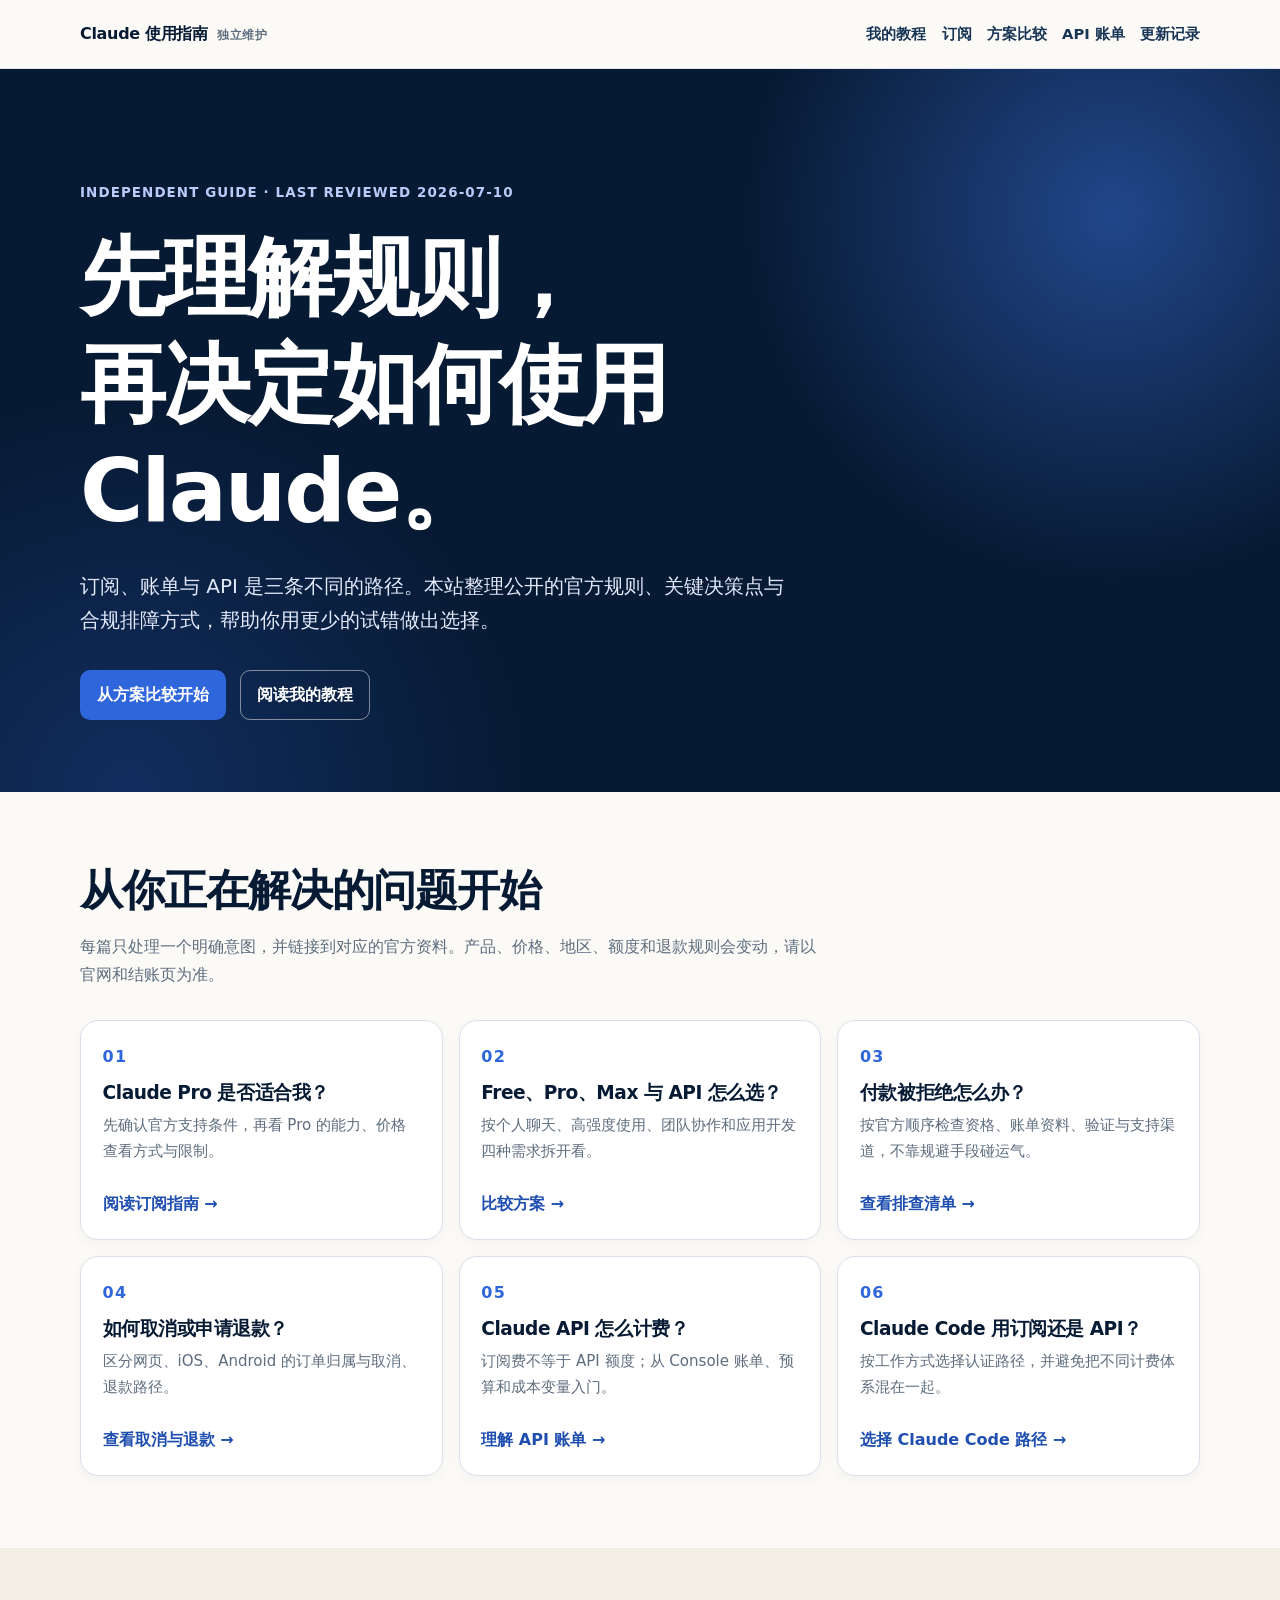
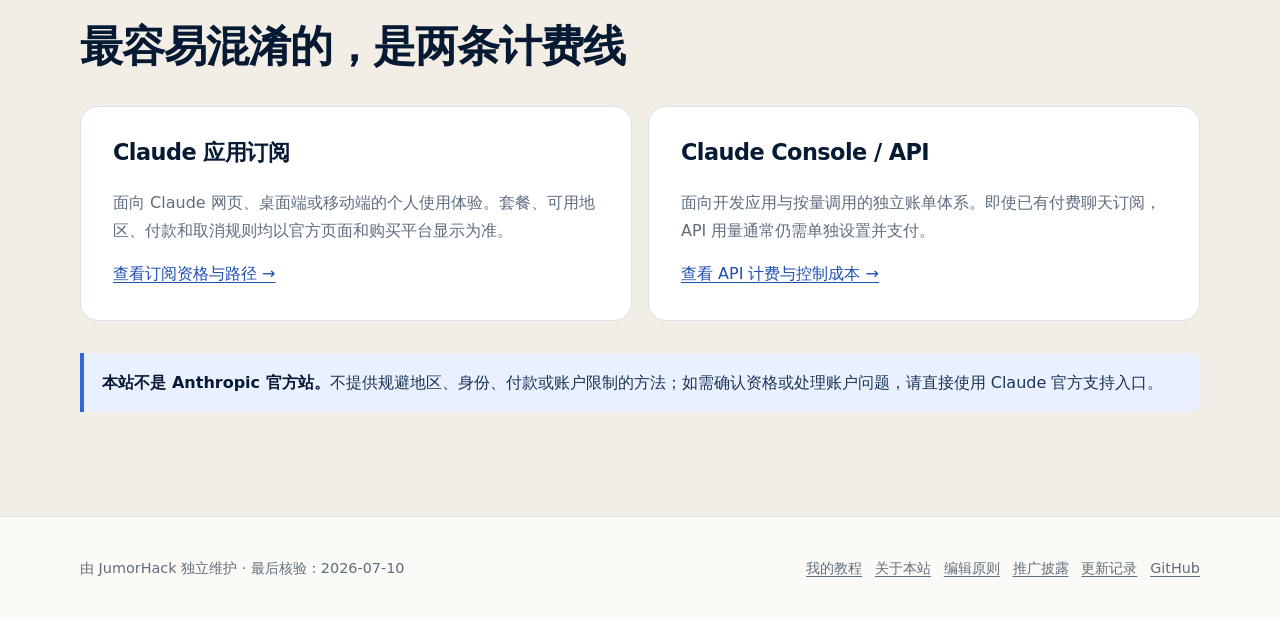
<file: docs/index.html>
<!doctype html>
<html lang="zh-CN">
  <head>
    <meta charset="utf-8">
    <meta name="viewport" content="width=device-width, initial-scale=1">
    <meta name="theme-color" content="#071a33">
    <title>Claude 使用指南：订阅、账单、API 与 Claude Code</title>
    <meta name="description" content="面向中文读者的独立 Claude 使用指南：解释官方支持条件、订阅与 API 的边界、账单排查、取消退款和 Claude Code 选择。">
    <link rel="canonical" href="https://jumorhack.github.io/claude-recharge-tutorial/">
    <meta property="og:type" content="website">
    <meta property="og:locale" content="zh_CN">
    <meta property="og:title" content="Claude 使用指南：订阅、账单、API 与 Claude Code">
    <meta property="og:description" content="先理解规则，再决定如何使用 Claude。">
    <meta property="og:url" content="https://jumorhack.github.io/claude-recharge-tutorial/">
    <meta property="og:image" content="https://jumorhack.github.io/claude-recharge-tutorial/assets/og.png">
    <meta name="twitter:card" content="summary_large_image">
    <link rel="stylesheet" href="assets/site.css">
    <script type="application/ld+json">
      {"@context":"https://schema.org","@type":"WebSite","name":"Claude 使用指南","url":"https://jumorhack.github.io/claude-recharge-tutorial/","inLanguage":"zh-CN","publisher":{"@type":"Organization","name":"JumorHack"}}
    </script>
  </head>
  <body>
    <a class="skip-link" href="#main">跳到正文</a>
    <header class="site-header">
      <div class="wrap nav-row">
        <a class="brand" href="./" aria-current="page">Claude 使用指南 <small>独立维护</small></a>
        <nav class="site-nav" aria-label="主导航">
          <a href="tutorial/">我的教程</a>
          <a href="guides/claude-pro-subscription/">订阅</a>
          <a href="guides/claude-plan-comparison/">方案比较</a>
          <a href="guides/claude-api-billing/">API 账单</a>
          <a href="updates/">更新记录</a>
        </nav>
      </div>
    </header>
    <main id="main">
      <section class="hero">
        <div class="wrap">
          <p class="eyebrow">Independent guide · Last reviewed 2026-07-10</p>
          <h1>先理解规则，<br>再决定如何使用 Claude。</h1>
          <p class="lead">订阅、账单与 API 是三条不同的路径。本站整理公开的官方规则、关键决策点与合规排障方式，帮助你用更少的试错做出选择。</p>
          <div class="hero-actions">
            <a class="button" href="guides/claude-plan-comparison/">从方案比较开始</a>
            <a class="button button--quiet" href="tutorial/">阅读我的教程</a>
          </div>
        </div>
      </section>

      <section class="section">
        <div class="wrap">
          <div class="section-head">
            <h2>从你正在解决的问题开始</h2>
            <p>每篇只处理一个明确意图，并链接到对应的官方资料。产品、价格、地区、额度和退款规则会变动，请以官网和结账页为准。</p>
          </div>
          <div class="guide-grid">
            <article class="card"><span class="number">01</span><h3>Claude Pro 是否适合我？</h3><p>先确认官方支持条件，再看 Pro 的能力、价格查看方式与限制。</p><a href="guides/claude-pro-subscription/">阅读订阅指南 →</a></article>
            <article class="card"><span class="number">02</span><h3>Free、Pro、Max 与 API 怎么选？</h3><p>按个人聊天、高强度使用、团队协作和应用开发四种需求拆开看。</p><a href="guides/claude-plan-comparison/">比较方案 →</a></article>
            <article class="card"><span class="number">03</span><h3>付款被拒绝怎么办？</h3><p>按官方顺序检查资格、账单资料、验证与支持渠道，不靠规避手段碰运气。</p><a href="guides/claude-payment-declined/">查看排查清单 →</a></article>
            <article class="card"><span class="number">04</span><h3>如何取消或申请退款？</h3><p>区分网页、iOS、Android 的订单归属与取消、退款路径。</p><a href="guides/claude-cancel-refund/">查看取消与退款 →</a></article>
            <article class="card"><span class="number">05</span><h3>Claude API 怎么计费？</h3><p>订阅费不等于 API 额度；从 Console 账单、预算和成本变量入门。</p><a href="guides/claude-api-billing/">理解 API 账单 →</a></article>
            <article class="card"><span class="number">06</span><h3>Claude Code 用订阅还是 API？</h3><p>按工作方式选择认证路径，并避免把不同计费体系混在一起。</p><a href="guides/claude-code-pro-vs-api/">选择 Claude Code 路径 →</a></article>
          </div>
        </div>
      </section>

      <section class="section section--soft">
        <div class="wrap">
          <div class="section-head"><h2>最容易混淆的，是两条计费线</h2></div>
          <div class="split">
            <article class="panel"><h3>Claude 应用订阅</h3><p>面向 Claude 网页、桌面端或移动端的个人使用体验。套餐、可用地区、付款和取消规则均以官方页面和购买平台显示为准。</p><a href="guides/claude-pro-subscription/">查看订阅资格与路径 →</a></article>
            <article class="panel"><h3>Claude Console / API</h3><p>面向开发应用与按量调用的独立账单体系。即使已有付费聊天订阅，API 用量通常仍需单独设置并支付。</p><a href="guides/claude-api-billing/">查看 API 计费与控制成本 →</a></article>
          </div>
          <aside class="notice"><strong>本站不是 Anthropic 官方站。</strong>不提供规避地区、身份、付款或账户限制的方法；如需确认资格或处理账户问题，请直接使用 Claude 官方支持入口。</aside>
        </div>
      </section>
    </main>
    <footer class="site-footer"><div class="wrap footer-row"><span>由 JumorHack 独立维护 · 最后核验：2026-07-10</span><nav class="footer-links" aria-label="页脚导航"><a href="tutorial/">我的教程</a><a href="about/">关于本站</a><a href="editorial-policy/">编辑原则</a><a href="affiliate-disclosure/">推广披露</a><a href="updates/">更新记录</a><a href="https://github.com/JumorHack/claude-recharge-tutorial">GitHub</a></nav></div></footer>
  </body>
</html>
</file>
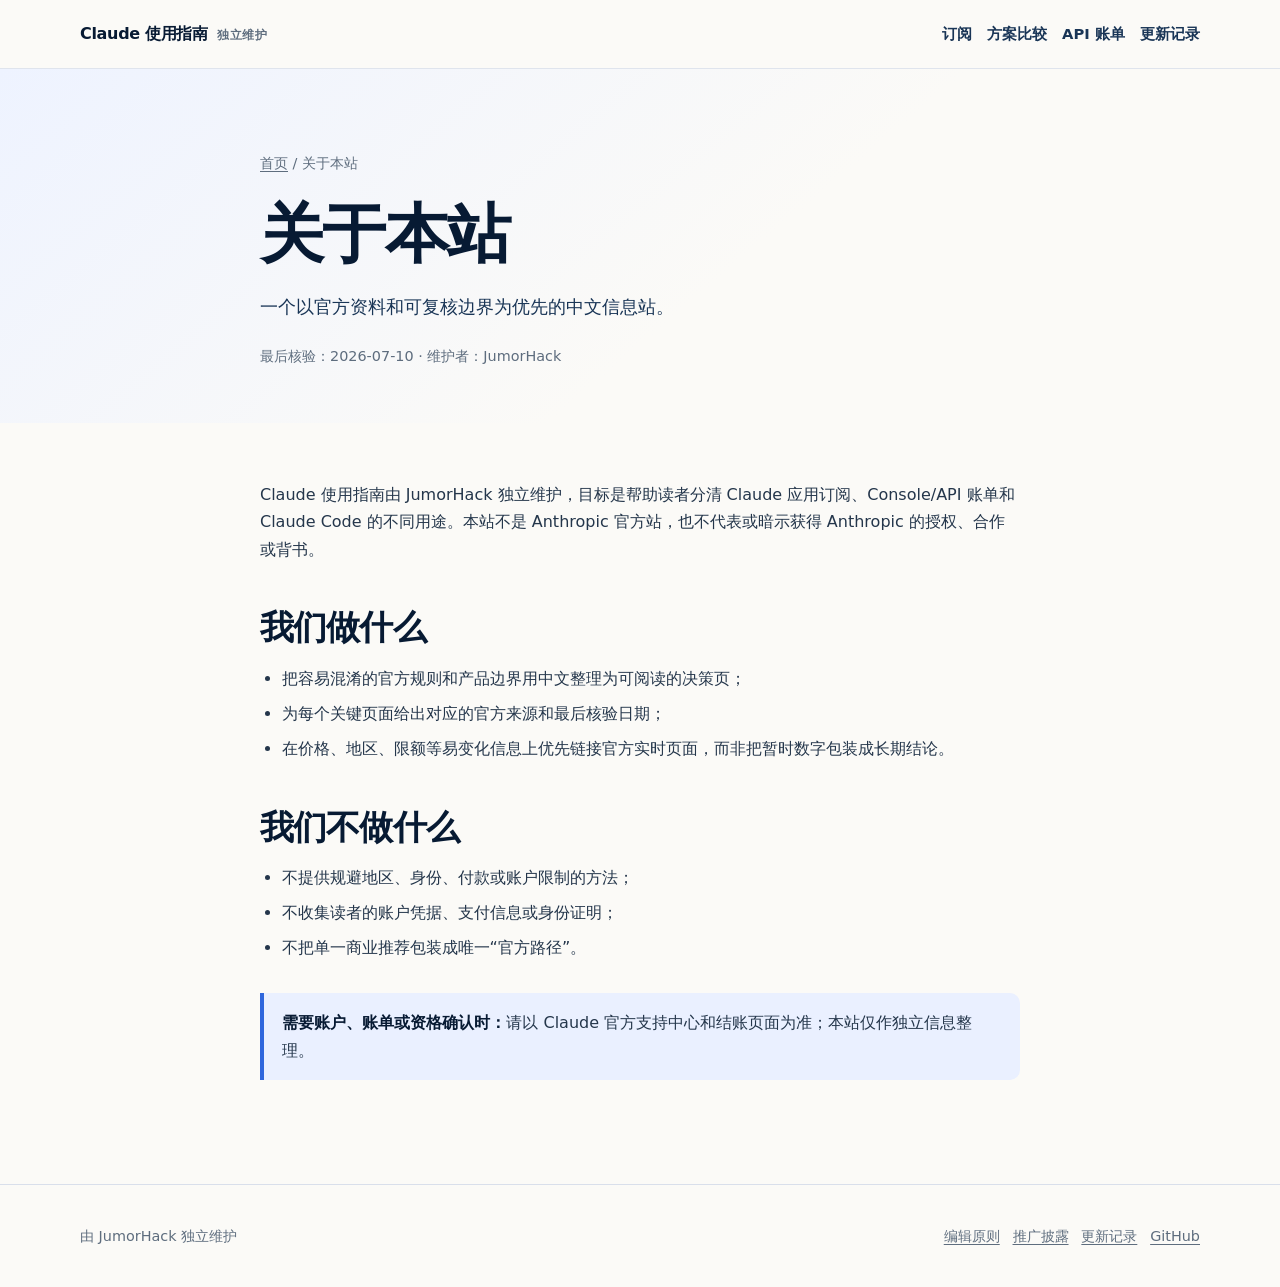
<file: docs/about/index.html>
<!doctype html>
<html lang="zh-CN"><head><meta charset="utf-8"><meta name="viewport" content="width=device-width, initial-scale=1"><meta name="theme-color" content="#071a33"><title>关于本站｜Claude 使用指南</title><meta name="description" content="了解 Claude 使用指南的定位、维护边界与信息来源原则。"><link rel="canonical" href="https://jumorhack.github.io/claude-recharge-tutorial/about/"><meta property="og:type" content="website"><meta property="og:locale" content="zh_CN"><meta property="og:title" content="关于本站｜Claude 使用指南"><meta property="og:description" content="独立维护的 Claude 订阅、账单、API 与 Claude Code 决策指南。"><meta property="og:url" content="https://jumorhack.github.io/claude-recharge-tutorial/about/"><meta property="og:image" content="https://jumorhack.github.io/claude-recharge-tutorial/assets/og.png"><link rel="stylesheet" href="../assets/site.css"></head><body><a class="skip-link" href="#main">跳到正文</a><header class="site-header"><div class="wrap nav-row"><a class="brand" href="../">Claude 使用指南 <small>独立维护</small></a><nav class="site-nav" aria-label="主导航"><a href="../guides/claude-pro-subscription/">订阅</a><a href="../guides/claude-plan-comparison/">方案比较</a><a href="../guides/claude-api-billing/">API 账单</a><a href="../updates/">更新记录</a></nav></div></header><main id="main"><section class="article-hero"><div class="reading"><p class="breadcrumbs"><a href="../">首页</a> / 关于本站</p><h1>关于本站</h1><p class="dek">一个以官方资料和可复核边界为优先的中文信息站。</p><p class="meta">最后核验：2026-07-10 · 维护者：JumorHack</p></div></section><article class="article reading"><p>Claude 使用指南由 JumorHack 独立维护，目标是帮助读者分清 Claude 应用订阅、Console/API 账单和 Claude Code 的不同用途。本站不是 Anthropic 官方站，也不代表或暗示获得 Anthropic 的授权、合作或背书。</p><h2>我们做什么</h2><ul><li>把容易混淆的官方规则和产品边界用中文整理为可阅读的决策页；</li><li>为每个关键页面给出对应的官方来源和最后核验日期；</li><li>在价格、地区、限额等易变化信息上优先链接官方实时页面，而非把暂时数字包装成长期结论。</li></ul><h2>我们不做什么</h2><ul><li>不提供规避地区、身份、付款或账户限制的方法；</li><li>不收集读者的账户凭据、支付信息或身份证明；</li><li>不把单一商业推荐包装成唯一“官方路径”。</li></ul><p class="notice"><strong>需要账户、账单或资格确认时：</strong>请以 Claude 官方支持中心和结账页面为准；本站仅作独立信息整理。</p></article></main><footer class="site-footer"><div class="wrap footer-row"><span>由 JumorHack 独立维护</span><nav class="footer-links" aria-label="页脚导航"><a href="../editorial-policy/">编辑原则</a><a href="../affiliate-disclosure/">推广披露</a><a href="../updates/">更新记录</a><a href="https://github.com/JumorHack/claude-recharge-tutorial">GitHub</a></nav></div></footer></body></html>
</file>
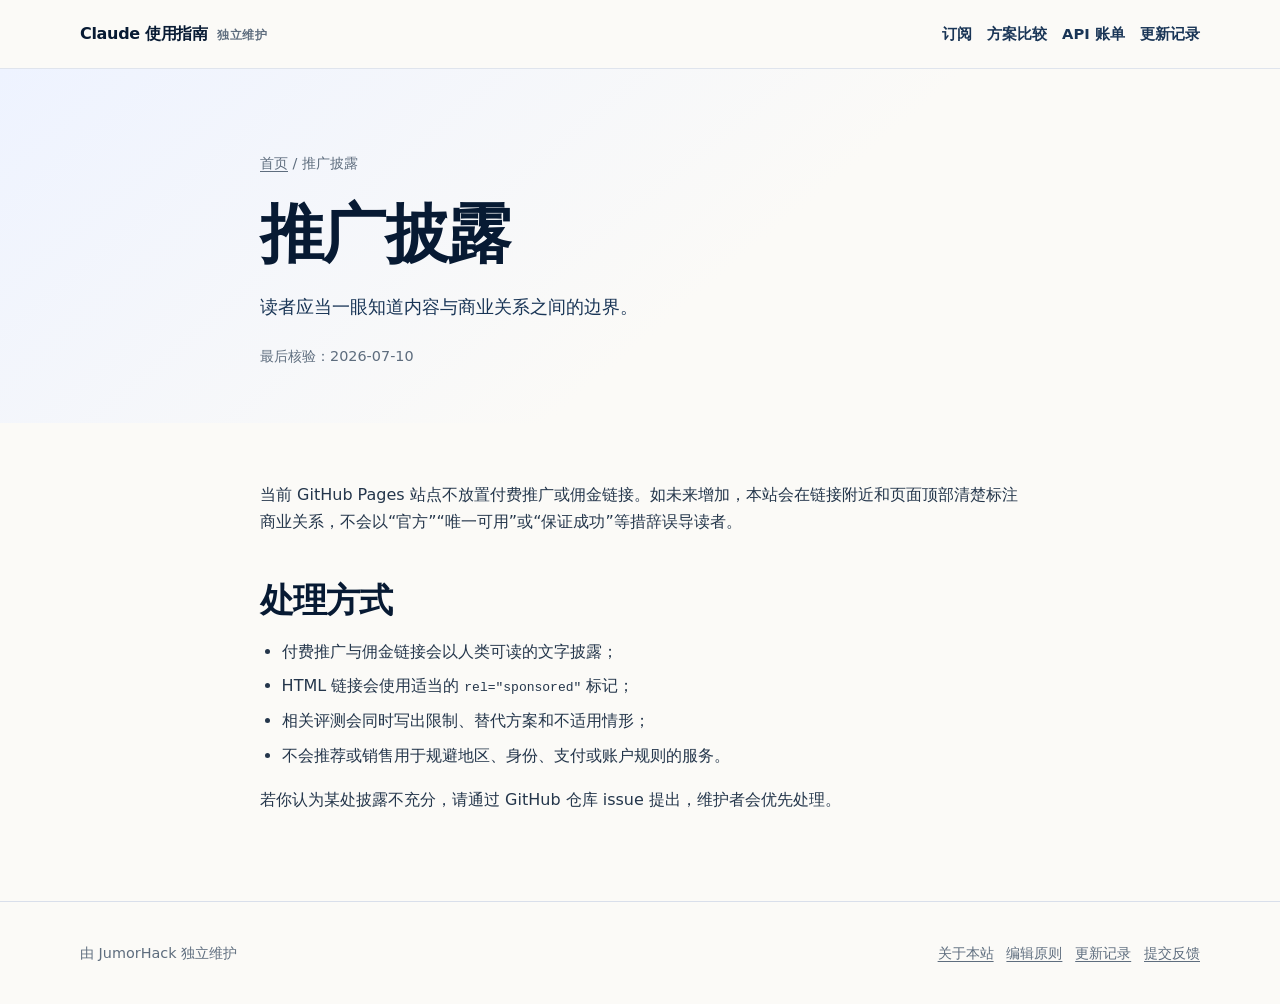
<file: docs/affiliate-disclosure/index.html>
<!doctype html>
<html lang="zh-CN"><head><meta charset="utf-8"><meta name="viewport" content="width=device-width, initial-scale=1"><meta name="theme-color" content="#071a33"><title>推广披露｜Claude 使用指南</title><meta name="description" content="Claude 使用指南关于推广、佣金链接和商业关系的披露政策。"><link rel="canonical" href="https://jumorhack.github.io/claude-recharge-tutorial/affiliate-disclosure/"><meta property="og:type" content="website"><meta property="og:locale" content="zh_CN"><meta property="og:title" content="推广披露｜Claude 使用指南"><meta property="og:description" content="关于推广、佣金链接和商业关系的披露政策。"><meta property="og:url" content="https://jumorhack.github.io/claude-recharge-tutorial/affiliate-disclosure/"><meta property="og:image" content="https://jumorhack.github.io/claude-recharge-tutorial/assets/og.png"><link rel="stylesheet" href="../assets/site.css"></head><body><a class="skip-link" href="#main">跳到正文</a><header class="site-header"><div class="wrap nav-row"><a class="brand" href="../">Claude 使用指南 <small>独立维护</small></a><nav class="site-nav" aria-label="主导航"><a href="../guides/claude-pro-subscription/">订阅</a><a href="../guides/claude-plan-comparison/">方案比较</a><a href="../guides/claude-api-billing/">API 账单</a><a href="../updates/">更新记录</a></nav></div></header><main id="main"><section class="article-hero"><div class="reading"><p class="breadcrumbs"><a href="../">首页</a> / 推广披露</p><h1>推广披露</h1><p class="dek">读者应当一眼知道内容与商业关系之间的边界。</p><p class="meta">最后核验：2026-07-10</p></div></section><article class="article reading"><p>当前 GitHub Pages 站点不放置付费推广或佣金链接。如未来增加，本站会在链接附近和页面顶部清楚标注商业关系，不会以“官方”“唯一可用”或“保证成功”等措辞误导读者。</p><h2>处理方式</h2><ul><li>付费推广与佣金链接会以人类可读的文字披露；</li><li>HTML 链接会使用适当的 <code>rel="sponsored"</code> 标记；</li><li>相关评测会同时写出限制、替代方案和不适用情形；</li><li>不会推荐或销售用于规避地区、身份、支付或账户规则的服务。</li></ul><p>若你认为某处披露不充分，请通过 GitHub 仓库 issue 提出，维护者会优先处理。</p></article></main><footer class="site-footer"><div class="wrap footer-row"><span>由 JumorHack 独立维护</span><nav class="footer-links" aria-label="页脚导航"><a href="../about/">关于本站</a><a href="../editorial-policy/">编辑原则</a><a href="../updates/">更新记录</a><a href="https://github.com/JumorHack/claude-recharge-tutorial/issues">提交反馈</a></nav></div></footer></body></html>
</file>
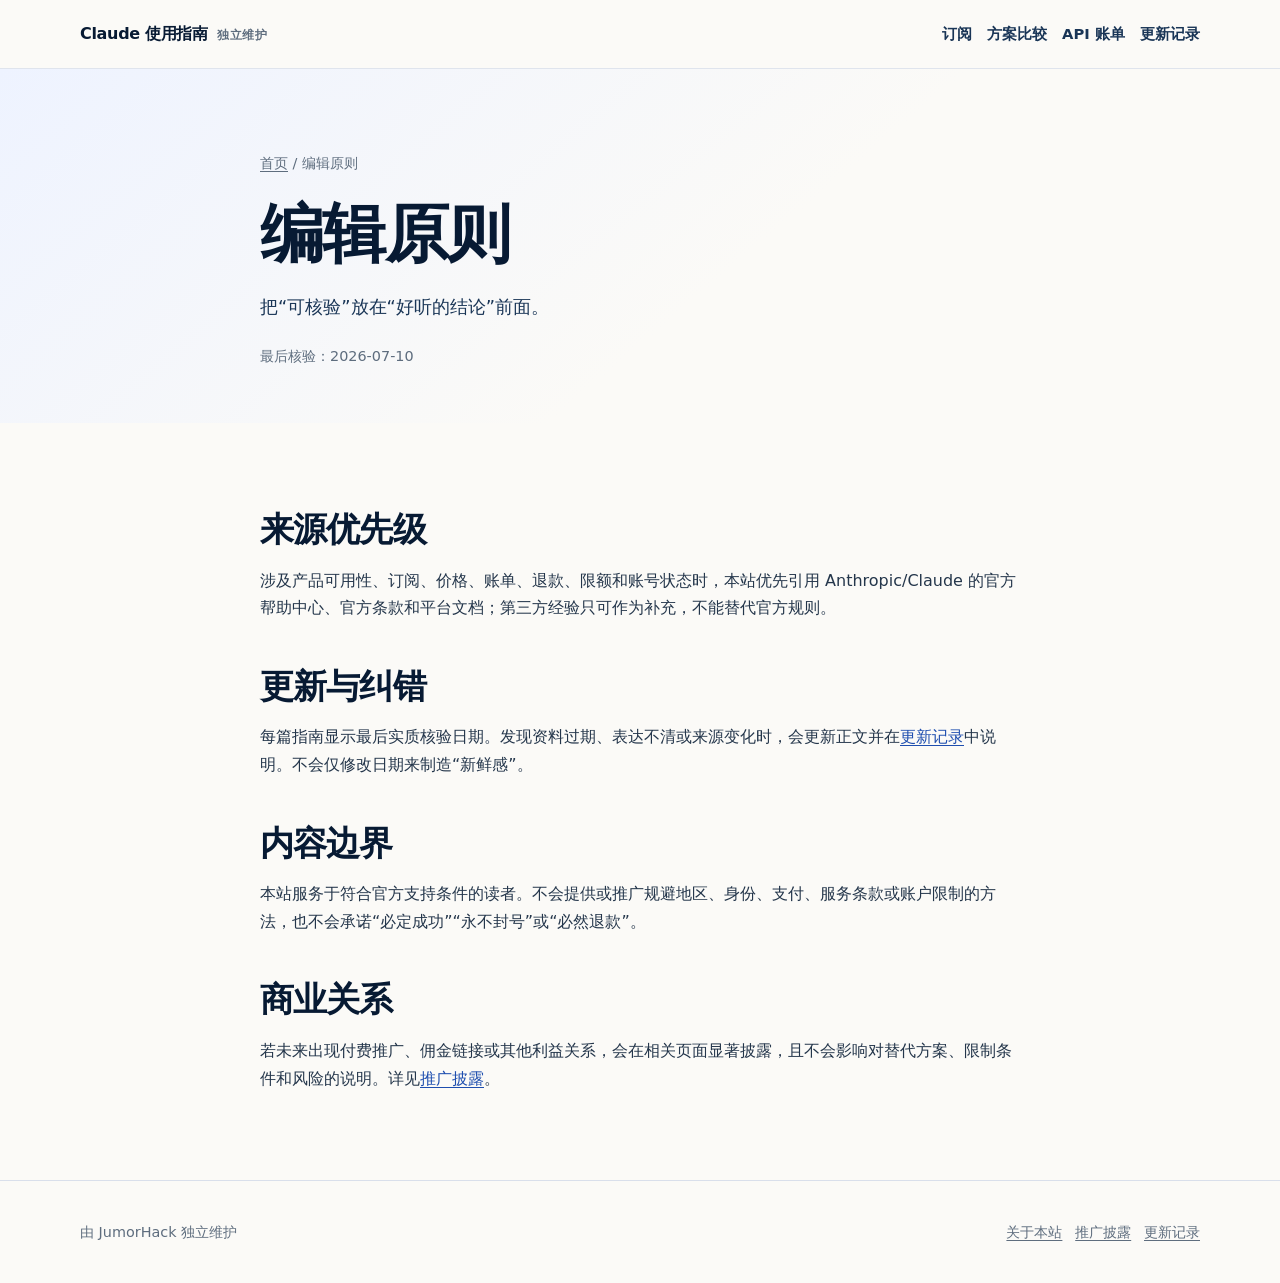
<file: docs/editorial-policy/index.html>
<!doctype html>
<html lang="zh-CN"><head><meta charset="utf-8"><meta name="viewport" content="width=device-width, initial-scale=1"><meta name="theme-color" content="#071a33"><title>编辑原则｜Claude 使用指南</title><meta name="description" content="Claude 使用指南的来源、更新、纠错与商业关系披露原则。"><link rel="canonical" href="https://jumorhack.github.io/claude-recharge-tutorial/editorial-policy/"><meta property="og:type" content="website"><meta property="og:locale" content="zh_CN"><meta property="og:title" content="编辑原则｜Claude 使用指南"><meta property="og:description" content="来源、更新、纠错与商业关系披露原则。"><meta property="og:url" content="https://jumorhack.github.io/claude-recharge-tutorial/editorial-policy/"><meta property="og:image" content="https://jumorhack.github.io/claude-recharge-tutorial/assets/og.png"><link rel="stylesheet" href="../assets/site.css"></head><body><a class="skip-link" href="#main">跳到正文</a><header class="site-header"><div class="wrap nav-row"><a class="brand" href="../">Claude 使用指南 <small>独立维护</small></a><nav class="site-nav" aria-label="主导航"><a href="../guides/claude-pro-subscription/">订阅</a><a href="../guides/claude-plan-comparison/">方案比较</a><a href="../guides/claude-api-billing/">API 账单</a><a href="../updates/">更新记录</a></nav></div></header><main id="main"><section class="article-hero"><div class="reading"><p class="breadcrumbs"><a href="../">首页</a> / 编辑原则</p><h1>编辑原则</h1><p class="dek">把“可核验”放在“好听的结论”前面。</p><p class="meta">最后核验：2026-07-10</p></div></section><article class="article reading"><h2>来源优先级</h2><p>涉及产品可用性、订阅、价格、账单、退款、限额和账号状态时，本站优先引用 Anthropic/Claude 的官方帮助中心、官方条款和平台文档；第三方经验只可作为补充，不能替代官方规则。</p><h2>更新与纠错</h2><p>每篇指南显示最后实质核验日期。发现资料过期、表达不清或来源变化时，会更新正文并在<a href="../updates/">更新记录</a>中说明。不会仅修改日期来制造“新鲜感”。</p><h2>内容边界</h2><p>本站服务于符合官方支持条件的读者。不会提供或推广规避地区、身份、支付、服务条款或账户限制的方法，也不会承诺“必定成功”“永不封号”或“必然退款”。</p><h2>商业关系</h2><p>若未来出现付费推广、佣金链接或其他利益关系，会在相关页面显著披露，且不会影响对替代方案、限制条件和风险的说明。详见<a href="../affiliate-disclosure/">推广披露</a>。</p></article></main><footer class="site-footer"><div class="wrap footer-row"><span>由 JumorHack 独立维护</span><nav class="footer-links" aria-label="页脚导航"><a href="../about/">关于本站</a><a href="../affiliate-disclosure/">推广披露</a><a href="../updates/">更新记录</a></nav></div></footer></body></html>
</file>
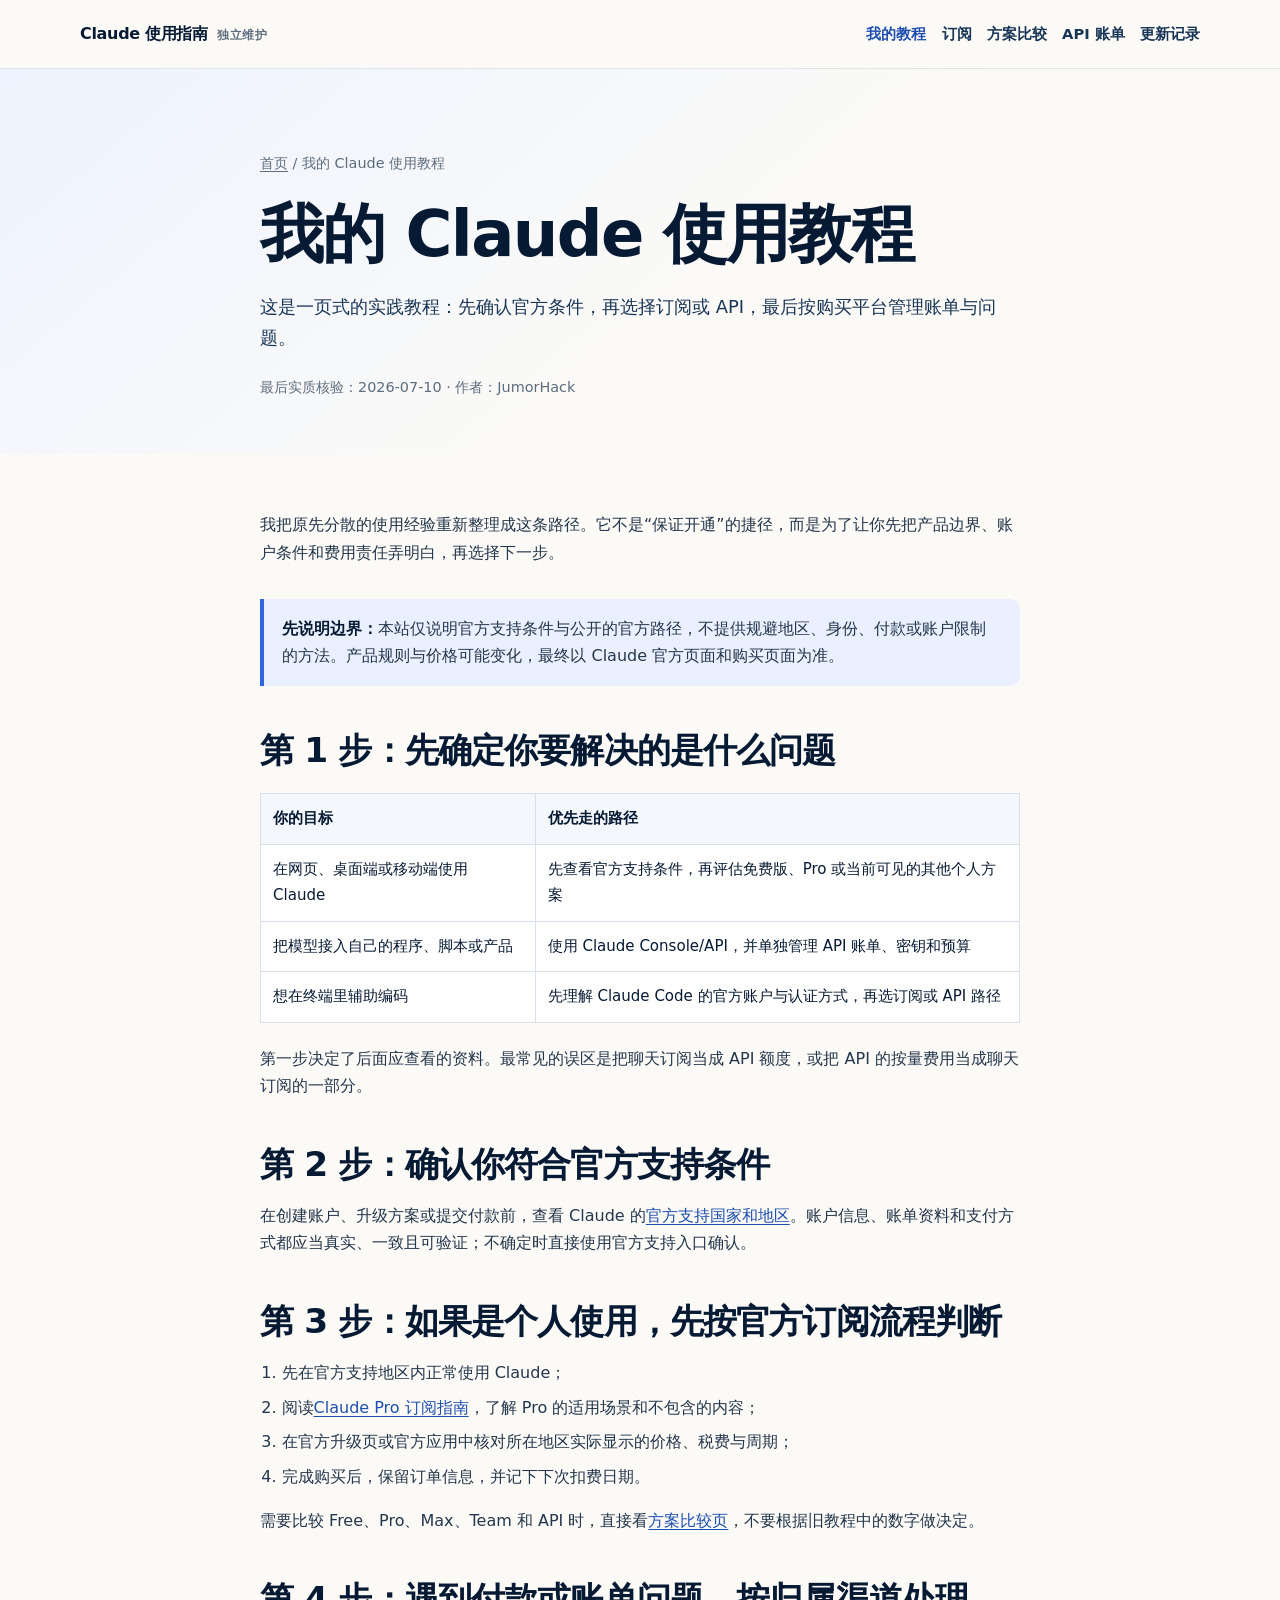
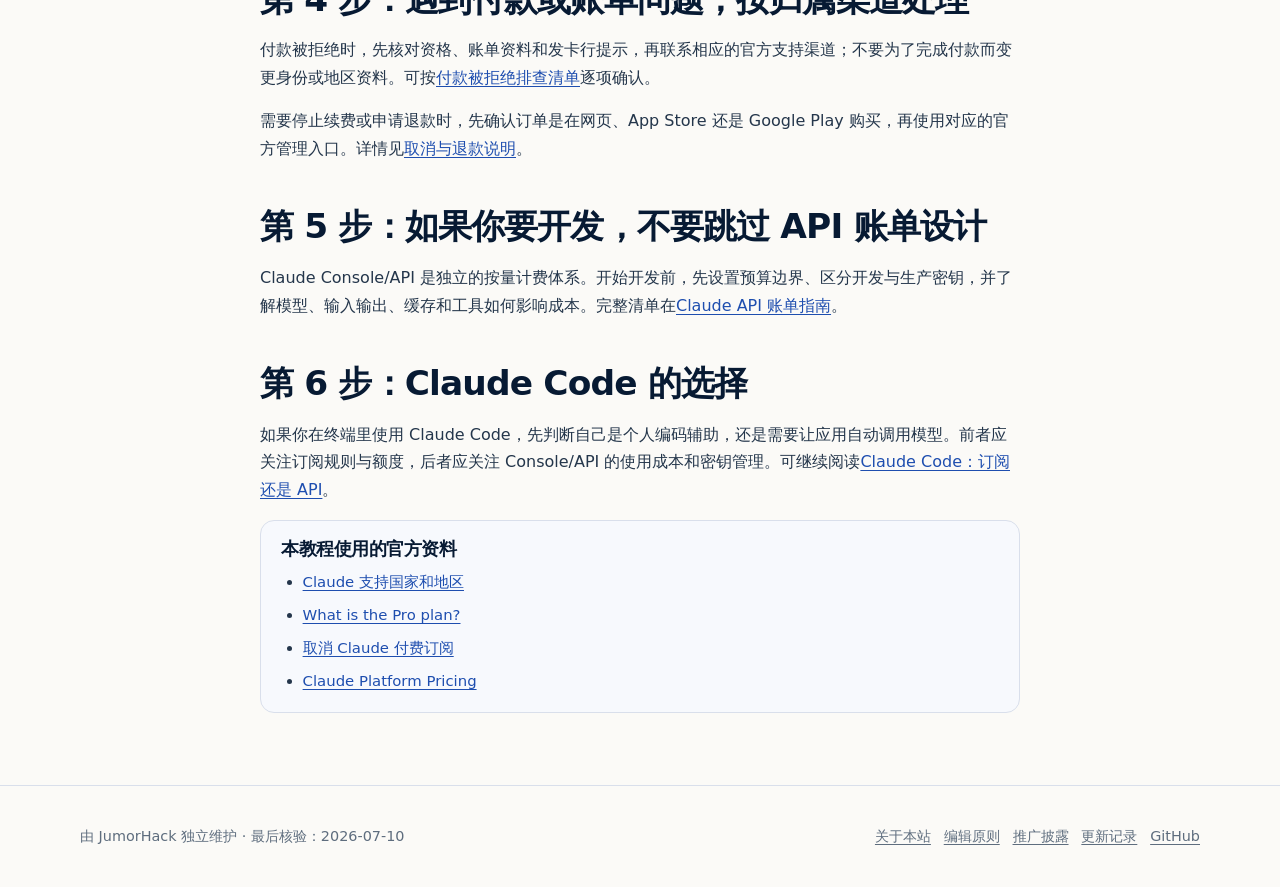
<file: docs/tutorial/index.html>
<!doctype html>
<html lang="zh-CN">
  <head>
    <meta charset="utf-8">
    <meta name="viewport" content="width=device-width, initial-scale=1">
    <meta name="theme-color" content="#071a33">
    <title>我的 Claude 使用教程：官方条件、订阅、账单与 API</title>
    <meta name="description" content="JumorHack 的 Claude 使用教程单页版：从官方支持条件、订阅与账单，到 API 和 Claude Code 的清晰选择路径。">
    <link rel="canonical" href="https://jumorhack.github.io/claude-recharge-tutorial/tutorial/">
    <meta property="og:type" content="article">
    <meta property="og:locale" content="zh_CN">
    <meta property="og:title" content="我的 Claude 使用教程：官方条件、订阅、账单与 API">
    <meta property="og:description" content="一页讲清使用 Claude 前需要做的判断与官方路径。">
    <meta property="og:url" content="https://jumorhack.github.io/claude-recharge-tutorial/tutorial/">
    <meta property="og:image" content="https://jumorhack.github.io/claude-recharge-tutorial/assets/og.png">
    <meta name="twitter:card" content="summary_large_image">
    <link rel="stylesheet" href="../assets/site.css">
    <script type="application/ld+json">
      {"@context":"https://schema.org","@type":"Article","headline":"我的 Claude 使用教程：官方条件、订阅、账单与 API","description":"JumorHack 的 Claude 使用教程单页版：从官方支持条件、订阅与账单，到 API 和 Claude Code 的清晰选择路径。","datePublished":"2026-07-10","dateModified":"2026-07-10","inLanguage":"zh-CN","author":{"@type":"Person","name":"JumorHack"},"publisher":{"@type":"Organization","name":"JumorHack"},"mainEntityOfPage":"https://jumorhack.github.io/claude-recharge-tutorial/tutorial/"}
    </script>
    <script type="application/ld+json">
      {"@context":"https://schema.org","@type":"BreadcrumbList","itemListElement":[{"@type":"ListItem","position":1,"name":"首页","item":"https://jumorhack.github.io/claude-recharge-tutorial/"},{"@type":"ListItem","position":2,"name":"我的 Claude 使用教程","item":"https://jumorhack.github.io/claude-recharge-tutorial/tutorial/"}]}
    </script>
  </head>
  <body>
    <a class="skip-link" href="#main">跳到正文</a>
    <header class="site-header"><div class="wrap nav-row"><a class="brand" href="../">Claude 使用指南 <small>独立维护</small></a><nav class="site-nav" aria-label="主导航"><a href="./" aria-current="page">我的教程</a><a href="../guides/claude-pro-subscription/">订阅</a><a href="../guides/claude-plan-comparison/">方案比较</a><a href="../guides/claude-api-billing/">API 账单</a><a href="../updates/">更新记录</a></nav></div></header>
    <main id="main">
      <section class="article-hero"><div class="reading"><p class="breadcrumbs"><a href="../">首页</a> / 我的 Claude 使用教程</p><h1>我的 Claude 使用教程</h1><p class="dek">这是一页式的实践教程：先确认官方条件，再选择订阅或 API，最后按购买平台管理账单与问题。</p><p class="meta">最后实质核验：2026-07-10 · 作者：JumorHack</p></div></section>
      <article class="article reading">
        <p>我把原先分散的使用经验重新整理成这条路径。它不是“保证开通”的捷径，而是为了让你先把产品边界、账户条件和费用责任弄明白，再选择下一步。</p>
        <p class="notice"><strong>先说明边界：</strong>本站仅说明官方支持条件与公开的官方路径，不提供规避地区、身份、付款或账户限制的方法。产品规则与价格可能变化，最终以 Claude 官方页面和购买页面为准。</p>
        <h2>第 1 步：先确定你要解决的是什么问题</h2>
        <table><thead><tr><th>你的目标</th><th>优先走的路径</th></tr></thead><tbody><tr><td>在网页、桌面端或移动端使用 Claude</td><td>先查看官方支持条件，再评估免费版、Pro 或当前可见的其他个人方案</td></tr><tr><td>把模型接入自己的程序、脚本或产品</td><td>使用 Claude Console/API，并单独管理 API 账单、密钥和预算</td></tr><tr><td>想在终端里辅助编码</td><td>先理解 Claude Code 的官方账户与认证方式，再选订阅或 API 路径</td></tr></tbody></table>
        <p>第一步决定了后面应查看的资料。最常见的误区是把聊天订阅当成 API 额度，或把 API 的按量费用当成聊天订阅的一部分。</p>
        <h2>第 2 步：确认你符合官方支持条件</h2>
        <p>在创建账户、升级方案或提交付款前，查看 Claude 的<a href="https://www.anthropic.com/supported-countries">官方支持国家和地区</a>。账户信息、账单资料和支付方式都应当真实、一致且可验证；不确定时直接使用官方支持入口确认。</p>
        <h2>第 3 步：如果是个人使用，先按官方订阅流程判断</h2>
        <ol><li>先在官方支持地区内正常使用 Claude；</li><li>阅读<a href="../guides/claude-pro-subscription/">Claude Pro 订阅指南</a>，了解 Pro 的适用场景和不包含的内容；</li><li>在官方升级页或官方应用中核对所在地区实际显示的价格、税费与周期；</li><li>完成购买后，保留订单信息，并记下下次扣费日期。</li></ol>
        <p>需要比较 Free、Pro、Max、Team 和 API 时，直接看<a href="../guides/claude-plan-comparison/">方案比较页</a>，不要根据旧教程中的数字做决定。</p>
        <h2>第 4 步：遇到付款或账单问题，按归属渠道处理</h2>
        <p>付款被拒绝时，先核对资格、账单资料和发卡行提示，再联系相应的官方支持渠道；不要为了完成付款而变更身份或地区资料。可按<a href="../guides/claude-payment-declined/">付款被拒绝排查清单</a>逐项确认。</p>
        <p>需要停止续费或申请退款时，先确认订单是在网页、App Store 还是 Google Play 购买，再使用对应的官方管理入口。详情见<a href="../guides/claude-cancel-refund/">取消与退款说明</a>。</p>
        <h2>第 5 步：如果你要开发，不要跳过 API 账单设计</h2>
        <p>Claude Console/API 是独立的按量计费体系。开始开发前，先设置预算边界、区分开发与生产密钥，并了解模型、输入输出、缓存和工具如何影响成本。完整清单在<a href="../guides/claude-api-billing/">Claude API 账单指南</a>。</p>
        <h2>第 6 步：Claude Code 的选择</h2>
        <p>如果你在终端里使用 Claude Code，先判断自己是个人编码辅助，还是需要让应用自动调用模型。前者应关注订阅规则与额度，后者应关注 Console/API 的使用成本和密钥管理。可继续阅读<a href="../guides/claude-code-pro-vs-api/">Claude Code：订阅还是 API</a>。</p>
        <section class="source-list"><h2>本教程使用的官方资料</h2><ul><li><a href="https://www.anthropic.com/supported-countries">Claude 支持国家和地区</a></li><li><a href="https://support.claude.com/en/articles/8325606-what-is-the-pro-plan">What is the Pro plan?</a></li><li><a href="https://support.claude.com/en/articles/8325617-how-do-i-cancel-my-paid-claude-subscription">取消 Claude 付费订阅</a></li><li><a href="https://platform.claude.com/docs/en/about-claude/pricing">Claude Platform Pricing</a></li></ul></section>
      </article>
    </main>
    <footer class="site-footer"><div class="wrap footer-row"><span>由 JumorHack 独立维护 · 最后核验：2026-07-10</span><nav class="footer-links" aria-label="页脚导航"><a href="../about/">关于本站</a><a href="../editorial-policy/">编辑原则</a><a href="../affiliate-disclosure/">推广披露</a><a href="../updates/">更新记录</a><a href="https://github.com/JumorHack/claude-recharge-tutorial">GitHub</a></nav></div></footer>
  </body>
</html>
</file>
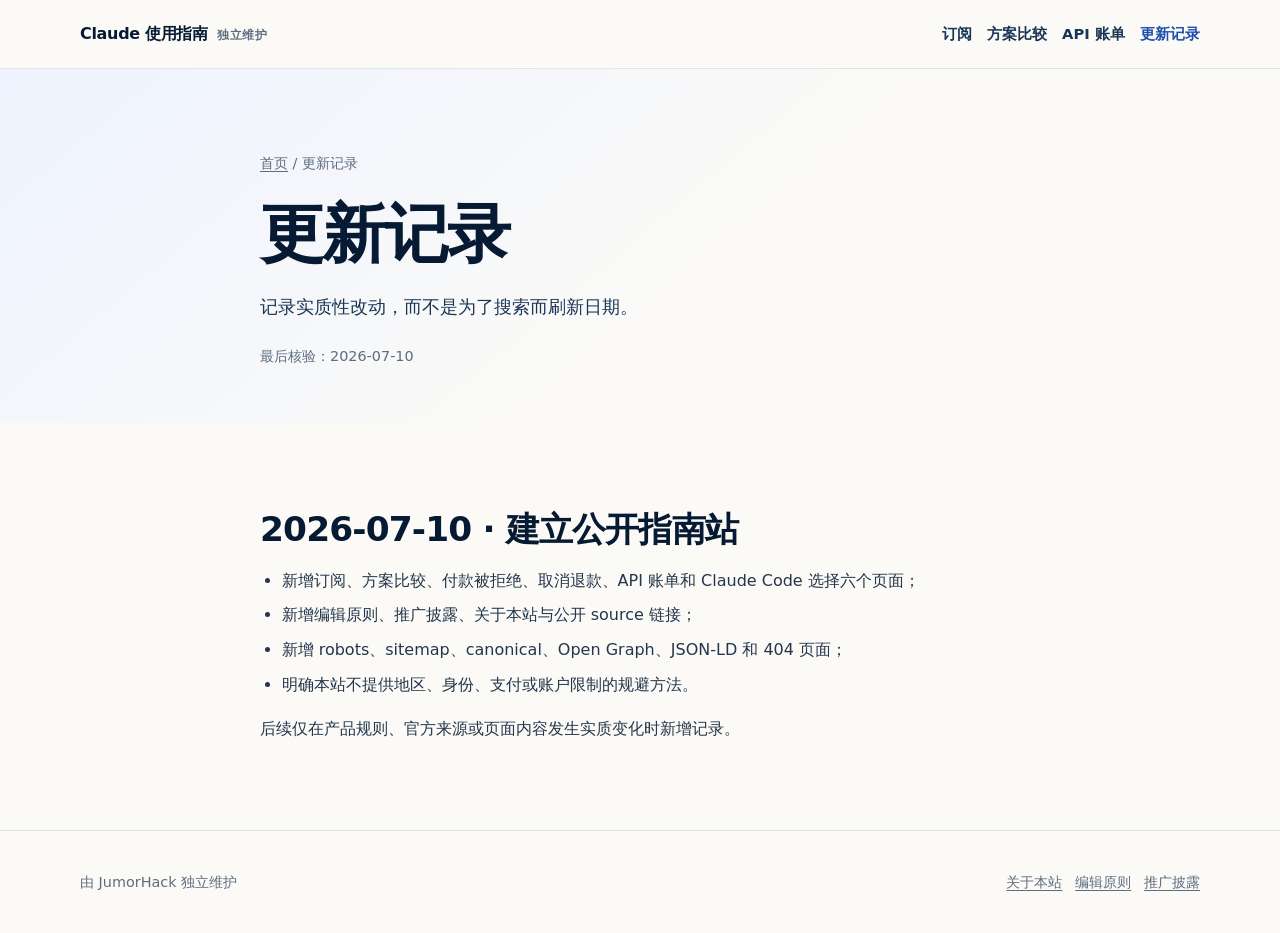
<file: docs/updates/index.html>
<!doctype html>
<html lang="zh-CN"><head><meta charset="utf-8"><meta name="viewport" content="width=device-width, initial-scale=1"><meta name="theme-color" content="#071a33"><title>更新记录｜Claude 使用指南</title><meta name="description" content="Claude 使用指南的实质更新、资料核验与纠错记录。"><link rel="canonical" href="https://jumorhack.github.io/claude-recharge-tutorial/updates/"><meta property="og:type" content="website"><meta property="og:locale" content="zh_CN"><meta property="og:title" content="更新记录｜Claude 使用指南"><meta property="og:description" content="实质更新、资料核验与纠错记录。"><meta property="og:url" content="https://jumorhack.github.io/claude-recharge-tutorial/updates/"><meta property="og:image" content="https://jumorhack.github.io/claude-recharge-tutorial/assets/og.png"><link rel="stylesheet" href="../assets/site.css"></head><body><a class="skip-link" href="#main">跳到正文</a><header class="site-header"><div class="wrap nav-row"><a class="brand" href="../">Claude 使用指南 <small>独立维护</small></a><nav class="site-nav" aria-label="主导航"><a href="../guides/claude-pro-subscription/">订阅</a><a href="../guides/claude-plan-comparison/">方案比较</a><a href="../guides/claude-api-billing/">API 账单</a><a href="./" aria-current="page">更新记录</a></nav></div></header><main id="main"><section class="article-hero"><div class="reading"><p class="breadcrumbs"><a href="../">首页</a> / 更新记录</p><h1>更新记录</h1><p class="dek">记录实质性改动，而不是为了搜索而刷新日期。</p><p class="meta">最后核验：2026-07-10</p></div></section><article class="article reading"><h2>2026-07-10 · 建立公开指南站</h2><ul><li>新增订阅、方案比较、付款被拒绝、取消退款、API 账单和 Claude Code 选择六个页面；</li><li>新增编辑原则、推广披露、关于本站与公开 source 链接；</li><li>新增 robots、sitemap、canonical、Open Graph、JSON-LD 和 404 页面；</li><li>明确本站不提供地区、身份、支付或账户限制的规避方法。</li></ul><p>后续仅在产品规则、官方来源或页面内容发生实质变化时新增记录。</p></article></main><footer class="site-footer"><div class="wrap footer-row"><span>由 JumorHack 独立维护</span><nav class="footer-links" aria-label="页脚导航"><a href="../about/">关于本站</a><a href="../editorial-policy/">编辑原则</a><a href="../affiliate-disclosure/">推广披露</a></nav></div></footer></body></html>
</file>
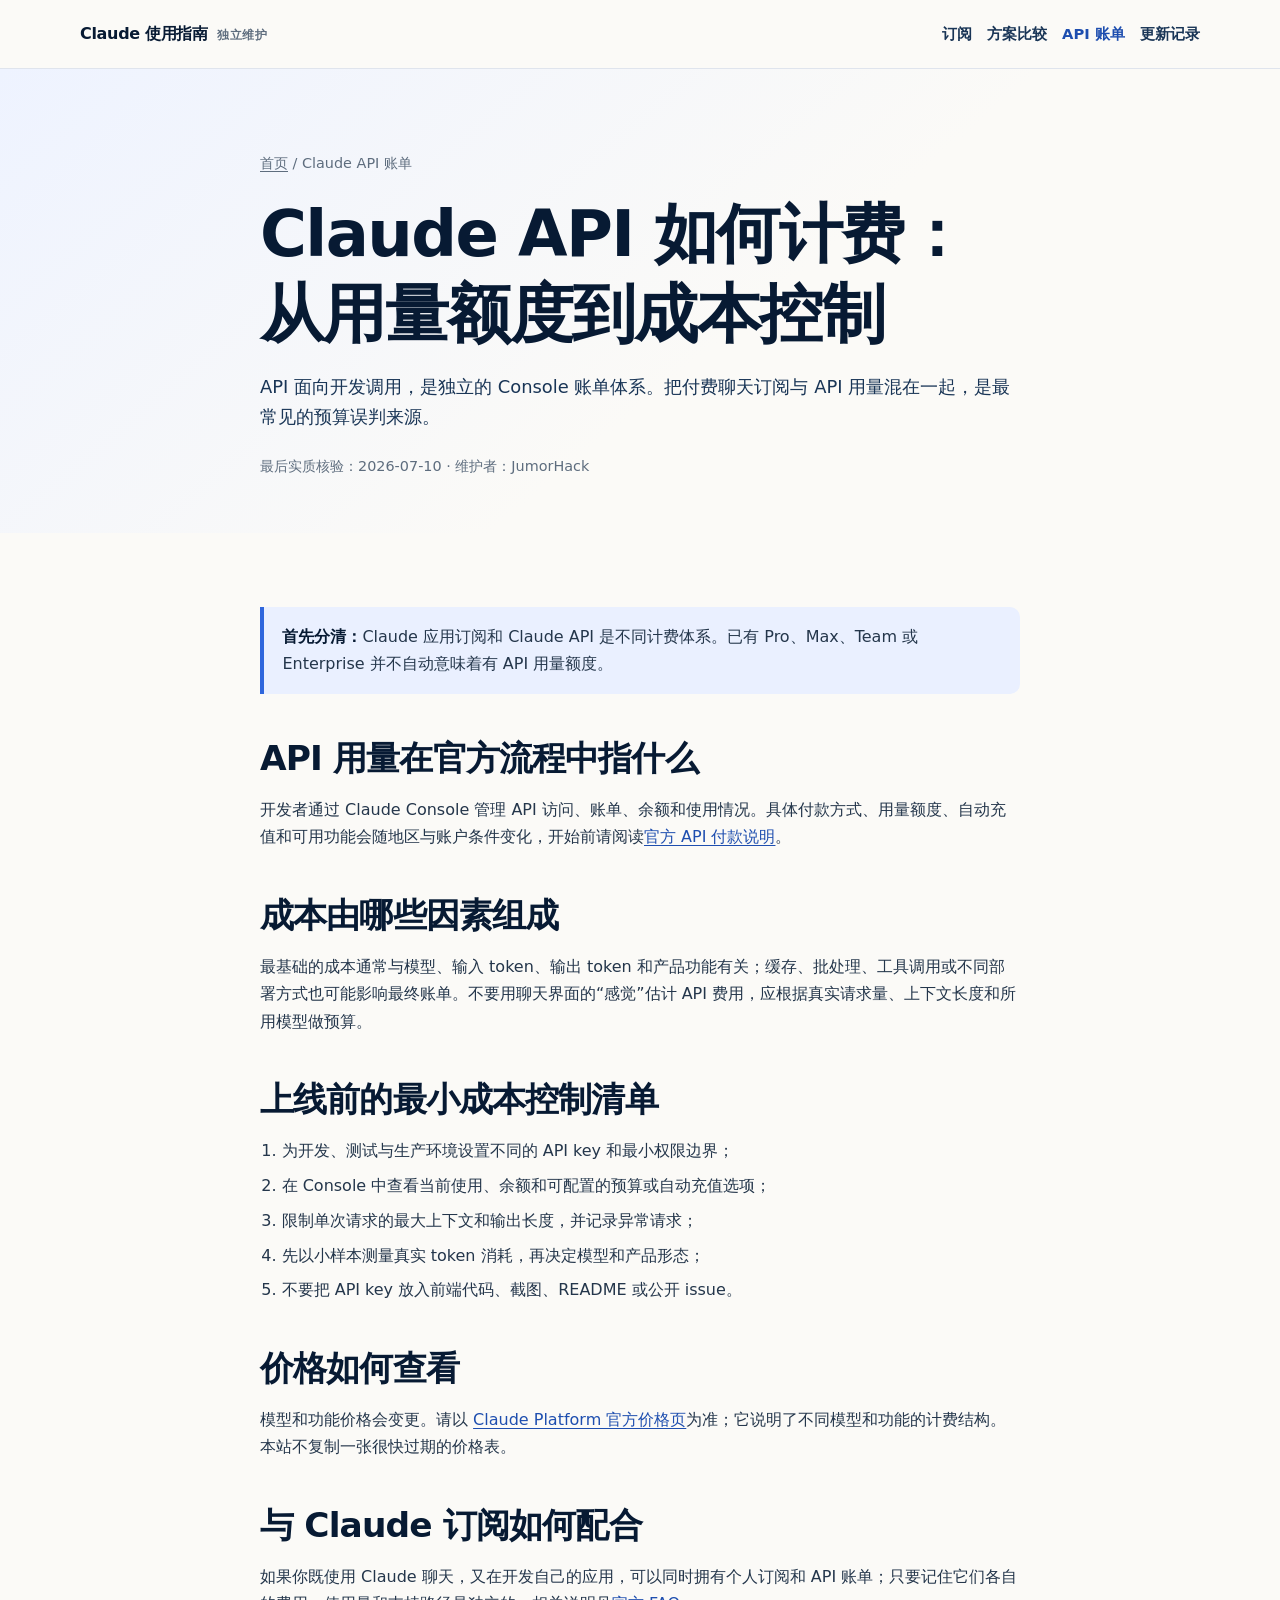
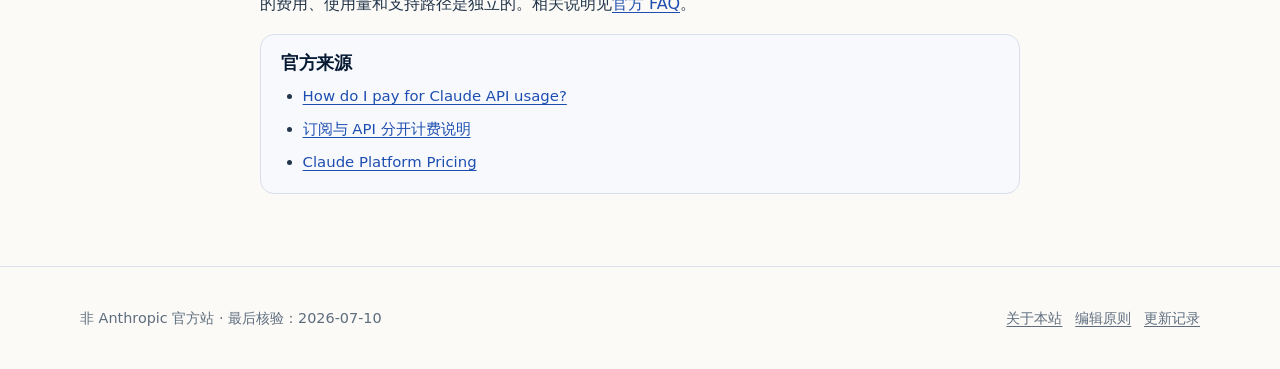
<file: docs/guides/claude-api-billing/index.html>
<!doctype html>
<html lang="zh-CN">
  <head>
    <meta charset="utf-8"><meta name="viewport" content="width=device-width, initial-scale=1"><meta name="theme-color" content="#071a33"><title>Claude API 如何计费：用量额度、自动充值与成本控制</title><meta name="description" content="解释 Claude API 的独立账单、用量额度、自动充值、价格构成与 Console 成本控制，适合个人开发者和小团队。"><link rel="canonical" href="https://jumorhack.github.io/claude-recharge-tutorial/guides/claude-api-billing/"><meta property="og:type" content="article"><meta property="og:locale" content="zh_CN"><meta property="og:title" content="Claude API 如何计费：用量额度、自动充值与成本控制"><meta property="og:description" content="从独立账单、用量额度到成本控制。"><meta property="og:url" content="https://jumorhack.github.io/claude-recharge-tutorial/guides/claude-api-billing/"><meta property="og:image" content="https://jumorhack.github.io/claude-recharge-tutorial/assets/og.png"><meta name="twitter:card" content="summary_large_image"><link rel="stylesheet" href="../../assets/site.css"><script type="application/ld+json">{"@context":"https://schema.org","@type":"Article","headline":"Claude API 如何计费：用量额度、自动充值与成本控制","description":"解释 Claude API 的独立账单、用量额度、自动充值、价格构成与 Console 成本控制，适合个人开发者和小团队。","datePublished":"2026-07-10","dateModified":"2026-07-10","inLanguage":"zh-CN","author":{"@type":"Person","name":"JumorHack"},"mainEntityOfPage":"https://jumorhack.github.io/claude-recharge-tutorial/guides/claude-api-billing/"}</script></head>
  <body><a class="skip-link" href="#main">跳到正文</a><header class="site-header"><div class="wrap nav-row"><a class="brand" href="../../">Claude 使用指南 <small>独立维护</small></a><nav class="site-nav" aria-label="主导航"><a href="../claude-pro-subscription/">订阅</a><a href="../claude-plan-comparison/">方案比较</a><a href="./" aria-current="page">API 账单</a><a href="../../updates/">更新记录</a></nav></div></header><main id="main"><section class="article-hero"><div class="reading"><p class="breadcrumbs"><a href="../../">首页</a> / Claude API 账单</p><h1>Claude API 如何计费：从用量额度到成本控制</h1><p class="dek">API 面向开发调用，是独立的 Console 账单体系。把付费聊天订阅与 API 用量混在一起，是最常见的预算误判来源。</p><p class="meta">最后实质核验：2026-07-10 · 维护者：JumorHack</p></div></section><article class="article reading"><p class="notice"><strong>首先分清：</strong>Claude 应用订阅和 Claude API 是不同计费体系。已有 Pro、Max、Team 或 Enterprise 并不自动意味着有 API 用量额度。</p><h2>API 用量在官方流程中指什么</h2><p>开发者通过 Claude Console 管理 API 访问、账单、余额和使用情况。具体付款方式、用量额度、自动充值和可用功能会随地区与账户条件变化，开始前请阅读<a href="https://support.claude.com/en/articles/8977456-how-do-i-pay-for-my-claude-api-usage">官方 API 付款说明</a>。</p><h2>成本由哪些因素组成</h2><p>最基础的成本通常与模型、输入 token、输出 token 和产品功能有关；缓存、批处理、工具调用或不同部署方式也可能影响最终账单。不要用聊天界面的“感觉”估计 API 费用，应根据真实请求量、上下文长度和所用模型做预算。</p><h2>上线前的最小成本控制清单</h2><ol><li>为开发、测试与生产环境设置不同的 API key 和最小权限边界；</li><li>在 Console 中查看当前使用、余额和可配置的预算或自动充值选项；</li><li>限制单次请求的最大上下文和输出长度，并记录异常请求；</li><li>先以小样本测量真实 token 消耗，再决定模型和产品形态；</li><li>不要把 API key 放入前端代码、截图、README 或公开 issue。</li></ol><h2>价格如何查看</h2><p>模型和功能价格会变更。请以 <a href="https://platform.claude.com/docs/en/about-claude/pricing">Claude Platform 官方价格页</a>为准；它说明了不同模型和功能的计费结构。本站不复制一张很快过期的价格表。</p><h2>与 Claude 订阅如何配合</h2><p>如果你既使用 Claude 聊天，又在开发自己的应用，可以同时拥有个人订阅和 API 账单；只要记住它们各自的费用、使用量和支持路径是独立的。相关说明见<a href="https://support.claude.com/en/articles/9876003-i-have-a-paid-claude-subscription-pro-max-team-or-enterprise-plans-why-do-i-have-to-pay-separately-to-use-the-claude-api-and-console">官方 FAQ</a>。</p><section class="source-list"><h2>官方来源</h2><ul><li><a href="https://support.claude.com/en/articles/8977456-how-do-i-pay-for-my-claude-api-usage">How do I pay for Claude API usage?</a></li><li><a href="https://support.claude.com/en/articles/9876003-i-have-a-paid-claude-subscription-pro-max-team-or-enterprise-plans-why-do-i-have-to-pay-separately-to-use-the-claude-api-and-console">订阅与 API 分开计费说明</a></li><li><a href="https://platform.claude.com/docs/en/about-claude/pricing">Claude Platform Pricing</a></li></ul></section></article></main><footer class="site-footer"><div class="wrap footer-row"><span>非 Anthropic 官方站 · 最后核验：2026-07-10</span><nav class="footer-links" aria-label="页脚导航"><a href="../../about/">关于本站</a><a href="../../editorial-policy/">编辑原则</a><a href="../../updates/">更新记录</a></nav></div></footer></body>
</html>
</file>
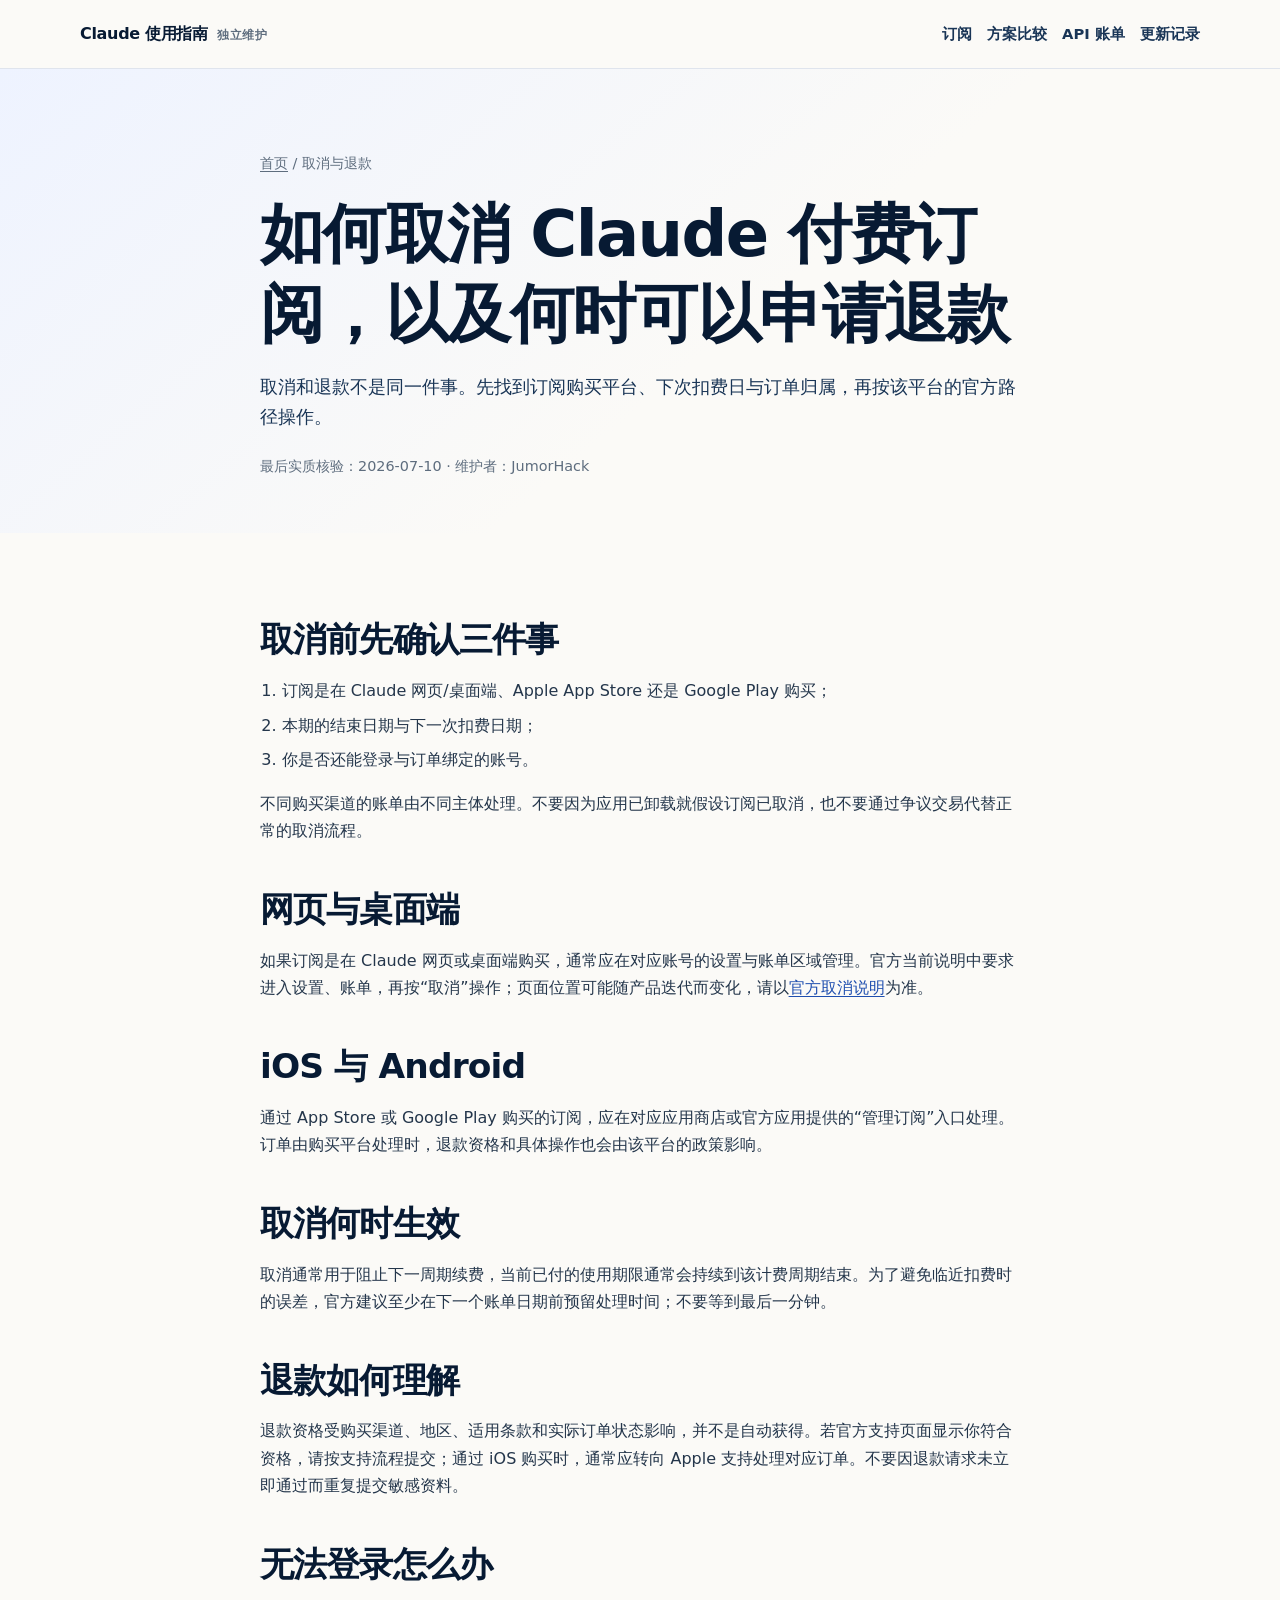
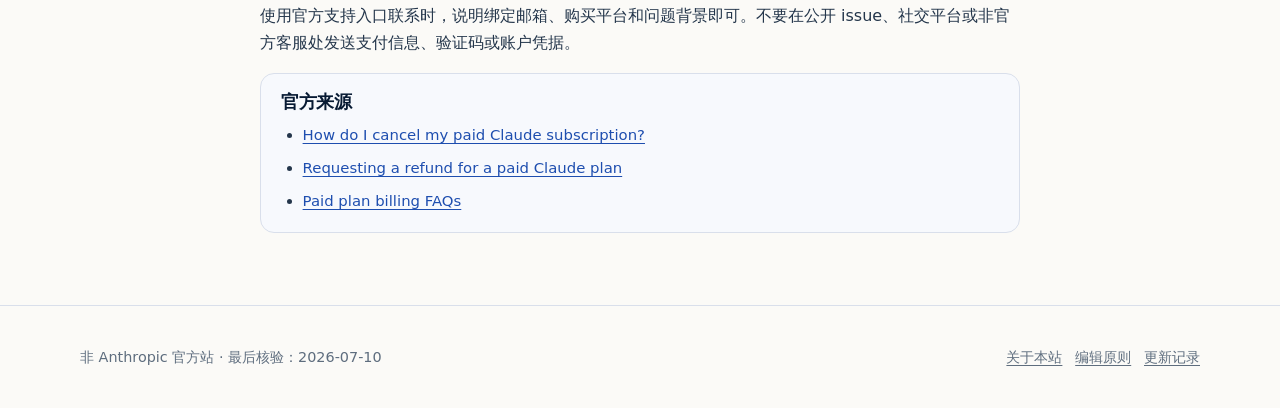
<file: docs/guides/claude-cancel-refund/index.html>
<!doctype html>
<html lang="zh-CN">
  <head>
    <meta charset="utf-8"><meta name="viewport" content="width=device-width, initial-scale=1"><meta name="theme-color" content="#071a33"><title>如何取消 Claude Pro 或 Max：续费、退款与账单说明</title><meta name="description" content="区分网页、桌面端、iOS 与 Android 的官方取消路径，说明续费生效时间、退款资格和无法登录时的支持方式。"><link rel="canonical" href="https://jumorhack.github.io/claude-recharge-tutorial/guides/claude-cancel-refund/"><meta property="og:type" content="article"><meta property="og:locale" content="zh_CN"><meta property="og:title" content="如何取消 Claude Pro 或 Max：续费、退款与账单说明"><meta property="og:description" content="按购买平台管理取消与退款，不混淆订单归属。"><meta property="og:url" content="https://jumorhack.github.io/claude-recharge-tutorial/guides/claude-cancel-refund/"><meta property="og:image" content="https://jumorhack.github.io/claude-recharge-tutorial/assets/og.png"><meta name="twitter:card" content="summary_large_image"><link rel="stylesheet" href="../../assets/site.css"><script type="application/ld+json">{"@context":"https://schema.org","@type":"Article","headline":"如何取消 Claude Pro 或 Max：续费、退款与账单说明","description":"区分网页、桌面端、iOS 与 Android 的官方取消路径，说明续费生效时间、退款资格和无法登录时的支持方式。","datePublished":"2026-07-10","dateModified":"2026-07-10","inLanguage":"zh-CN","author":{"@type":"Person","name":"JumorHack"},"mainEntityOfPage":"https://jumorhack.github.io/claude-recharge-tutorial/guides/claude-cancel-refund/"}</script></head>
  <body><a class="skip-link" href="#main">跳到正文</a><header class="site-header"><div class="wrap nav-row"><a class="brand" href="../../">Claude 使用指南 <small>独立维护</small></a><nav class="site-nav" aria-label="主导航"><a href="../claude-pro-subscription/">订阅</a><a href="../claude-plan-comparison/">方案比较</a><a href="../claude-api-billing/">API 账单</a><a href="../../updates/">更新记录</a></nav></div></header><main id="main"><section class="article-hero"><div class="reading"><p class="breadcrumbs"><a href="../../">首页</a> / 取消与退款</p><h1>如何取消 Claude 付费订阅，以及何时可以申请退款</h1><p class="dek">取消和退款不是同一件事。先找到订阅购买平台、下次扣费日与订单归属，再按该平台的官方路径操作。</p><p class="meta">最后实质核验：2026-07-10 · 维护者：JumorHack</p></div></section><article class="article reading"><h2>取消前先确认三件事</h2><ol><li>订阅是在 Claude 网页/桌面端、Apple App Store 还是 Google Play 购买；</li><li>本期的结束日期与下一次扣费日期；</li><li>你是否还能登录与订单绑定的账号。</li></ol><p>不同购买渠道的账单由不同主体处理。不要因为应用已卸载就假设订阅已取消，也不要通过争议交易代替正常的取消流程。</p><h2>网页与桌面端</h2><p>如果订阅是在 Claude 网页或桌面端购买，通常应在对应账号的设置与账单区域管理。官方当前说明中要求进入设置、账单，再按“取消”操作；页面位置可能随产品迭代而变化，请以<a href="https://support.claude.com/en/articles/8325617-how-do-i-cancel-my-paid-claude-subscription">官方取消说明</a>为准。</p><h2>iOS 与 Android</h2><p>通过 App Store 或 Google Play 购买的订阅，应在对应应用商店或官方应用提供的“管理订阅”入口处理。订单由购买平台处理时，退款资格和具体操作也会由该平台的政策影响。</p><h2>取消何时生效</h2><p>取消通常用于阻止下一周期续费，当前已付的使用期限通常会持续到该计费周期结束。为了避免临近扣费时的误差，官方建议至少在下一个账单日期前预留处理时间；不要等到最后一分钟。</p><h2>退款如何理解</h2><p>退款资格受购买渠道、地区、适用条款和实际订单状态影响，并不是自动获得。若官方支持页面显示你符合资格，请按支持流程提交；通过 iOS 购买时，通常应转向 Apple 支持处理对应订单。不要因退款请求未立即通过而重复提交敏感资料。</p><h2>无法登录怎么办</h2><p>使用官方支持入口联系时，说明绑定邮箱、购买平台和问题背景即可。不要在公开 issue、社交平台或非官方客服处发送支付信息、验证码或账户凭据。</p><section class="source-list"><h2>官方来源</h2><ul><li><a href="https://support.claude.com/en/articles/8325617-how-do-i-cancel-my-paid-claude-subscription">How do I cancel my paid Claude subscription?</a></li><li><a href="https://support.claude.com/en/articles/12386328-requesting-a-refund-for-a-paid-claude-plan">Requesting a refund for a paid Claude plan</a></li><li><a href="https://support.claude.com/en/articles/8325618-paid-plan-billing-faqs">Paid plan billing FAQs</a></li></ul></section></article></main><footer class="site-footer"><div class="wrap footer-row"><span>非 Anthropic 官方站 · 最后核验：2026-07-10</span><nav class="footer-links" aria-label="页脚导航"><a href="../../about/">关于本站</a><a href="../../editorial-policy/">编辑原则</a><a href="../../updates/">更新记录</a></nav></div></footer></body>
</html>
</file>
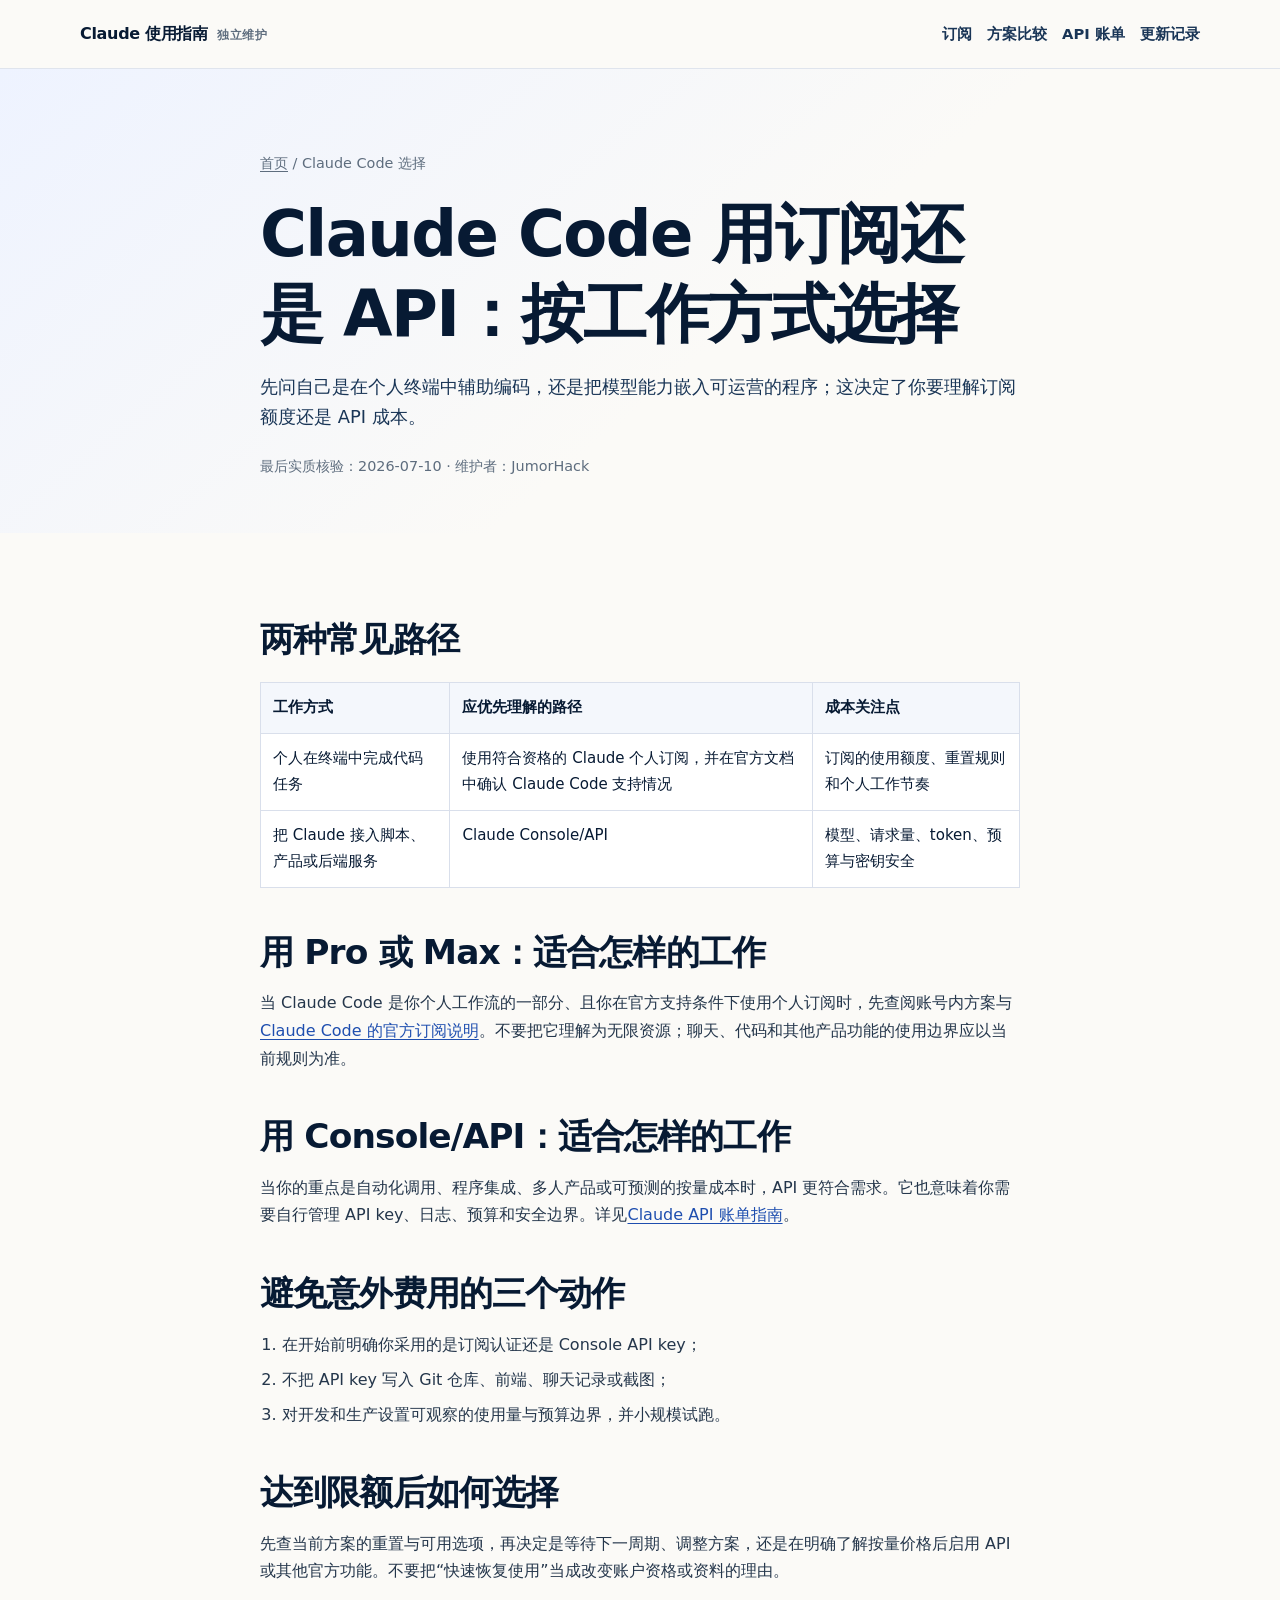
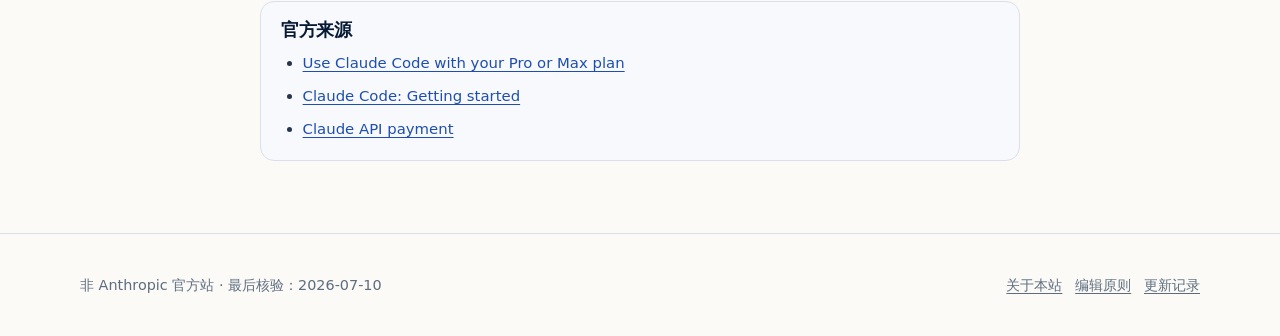
<file: docs/guides/claude-code-pro-vs-api/index.html>
<!doctype html>
<html lang="zh-CN">
  <head>
    <meta charset="utf-8"><meta name="viewport" content="width=device-width, initial-scale=1"><meta name="theme-color" content="#071a33"><title>Claude Code 用 Pro、Max 还是 API？选择与费用说明</title><meta name="description" content="说明 Claude Code 的官方认证方式、Pro/Max 共用额度、Console 按量计费，以及如何识别和避免意外 API 费用。"><link rel="canonical" href="https://jumorhack.github.io/claude-recharge-tutorial/guides/claude-code-pro-vs-api/"><meta property="og:type" content="article"><meta property="og:locale" content="zh_CN"><meta property="og:title" content="Claude Code 用 Pro、Max 还是 API？选择与费用说明"><meta property="og:description" content="按工作方式选择 Claude Code 的订阅或 API 路径。"><meta property="og:url" content="https://jumorhack.github.io/claude-recharge-tutorial/guides/claude-code-pro-vs-api/"><meta property="og:image" content="https://jumorhack.github.io/claude-recharge-tutorial/assets/og.png"><meta name="twitter:card" content="summary_large_image"><link rel="stylesheet" href="../../assets/site.css"><script type="application/ld+json">{"@context":"https://schema.org","@type":"Article","headline":"Claude Code 用 Pro、Max 还是 API？选择与费用说明","description":"说明 Claude Code 的官方认证方式、Pro/Max 共用额度、Console 按量计费，以及如何识别和避免意外 API 费用。","datePublished":"2026-07-10","dateModified":"2026-07-10","inLanguage":"zh-CN","author":{"@type":"Person","name":"JumorHack"},"mainEntityOfPage":"https://jumorhack.github.io/claude-recharge-tutorial/guides/claude-code-pro-vs-api/"}</script></head>
  <body><a class="skip-link" href="#main">跳到正文</a><header class="site-header"><div class="wrap nav-row"><a class="brand" href="../../">Claude 使用指南 <small>独立维护</small></a><nav class="site-nav" aria-label="主导航"><a href="../claude-pro-subscription/">订阅</a><a href="../claude-plan-comparison/">方案比较</a><a href="../claude-api-billing/">API 账单</a><a href="../../updates/">更新记录</a></nav></div></header><main id="main"><section class="article-hero"><div class="reading"><p class="breadcrumbs"><a href="../../">首页</a> / Claude Code 选择</p><h1>Claude Code 用订阅还是 API：按工作方式选择</h1><p class="dek">先问自己是在个人终端中辅助编码，还是把模型能力嵌入可运营的程序；这决定了你要理解订阅额度还是 API 成本。</p><p class="meta">最后实质核验：2026-07-10 · 维护者：JumorHack</p></div></section><article class="article reading"><h2>两种常见路径</h2><table><thead><tr><th>工作方式</th><th>应优先理解的路径</th><th>成本关注点</th></tr></thead><tbody><tr><td>个人在终端中完成代码任务</td><td>使用符合资格的 Claude 个人订阅，并在官方文档中确认 Claude Code 支持情况</td><td>订阅的使用额度、重置规则和个人工作节奏</td></tr><tr><td>把 Claude 接入脚本、产品或后端服务</td><td>Claude Console/API</td><td>模型、请求量、token、预算与密钥安全</td></tr></tbody></table><h2>用 Pro 或 Max：适合怎样的工作</h2><p>当 Claude Code 是你个人工作流的一部分、且你在官方支持条件下使用个人订阅时，先查阅账号内方案与<a href="https://support.claude.com/en/articles/11145838-use-claude-code-with-your-pro-or-max-plan">Claude Code 的官方订阅说明</a>。不要把它理解为无限资源；聊天、代码和其他产品功能的使用边界应以当前规则为准。</p><h2>用 Console/API：适合怎样的工作</h2><p>当你的重点是自动化调用、程序集成、多人产品或可预测的按量成本时，API 更符合需求。它也意味着你需要自行管理 API key、日志、预算和安全边界。详见<a href="../claude-api-billing/">Claude API 账单指南</a>。</p><h2>避免意外费用的三个动作</h2><ol><li>在开始前明确你采用的是订阅认证还是 Console API key；</li><li>不把 API key 写入 Git 仓库、前端、聊天记录或截图；</li><li>对开发和生产设置可观察的使用量与预算边界，并小规模试跑。</li></ol><h2>达到限额后如何选择</h2><p>先查当前方案的重置与可用选项，再决定是等待下一周期、调整方案，还是在明确了解按量价格后启用 API 或其他官方功能。不要把“快速恢复使用”当成改变账户资格或资料的理由。</p><section class="source-list"><h2>官方来源</h2><ul><li><a href="https://support.claude.com/en/articles/11145838-use-claude-code-with-your-pro-or-max-plan">Use Claude Code with your Pro or Max plan</a></li><li><a href="https://code.claude.com/docs/en/getting-started">Claude Code: Getting started</a></li><li><a href="https://support.claude.com/en/articles/8977456-how-do-i-pay-for-my-claude-api-usage">Claude API payment</a></li></ul></section></article></main><footer class="site-footer"><div class="wrap footer-row"><span>非 Anthropic 官方站 · 最后核验：2026-07-10</span><nav class="footer-links" aria-label="页脚导航"><a href="../../about/">关于本站</a><a href="../../editorial-policy/">编辑原则</a><a href="../../updates/">更新记录</a></nav></div></footer></body>
</html>
</file>
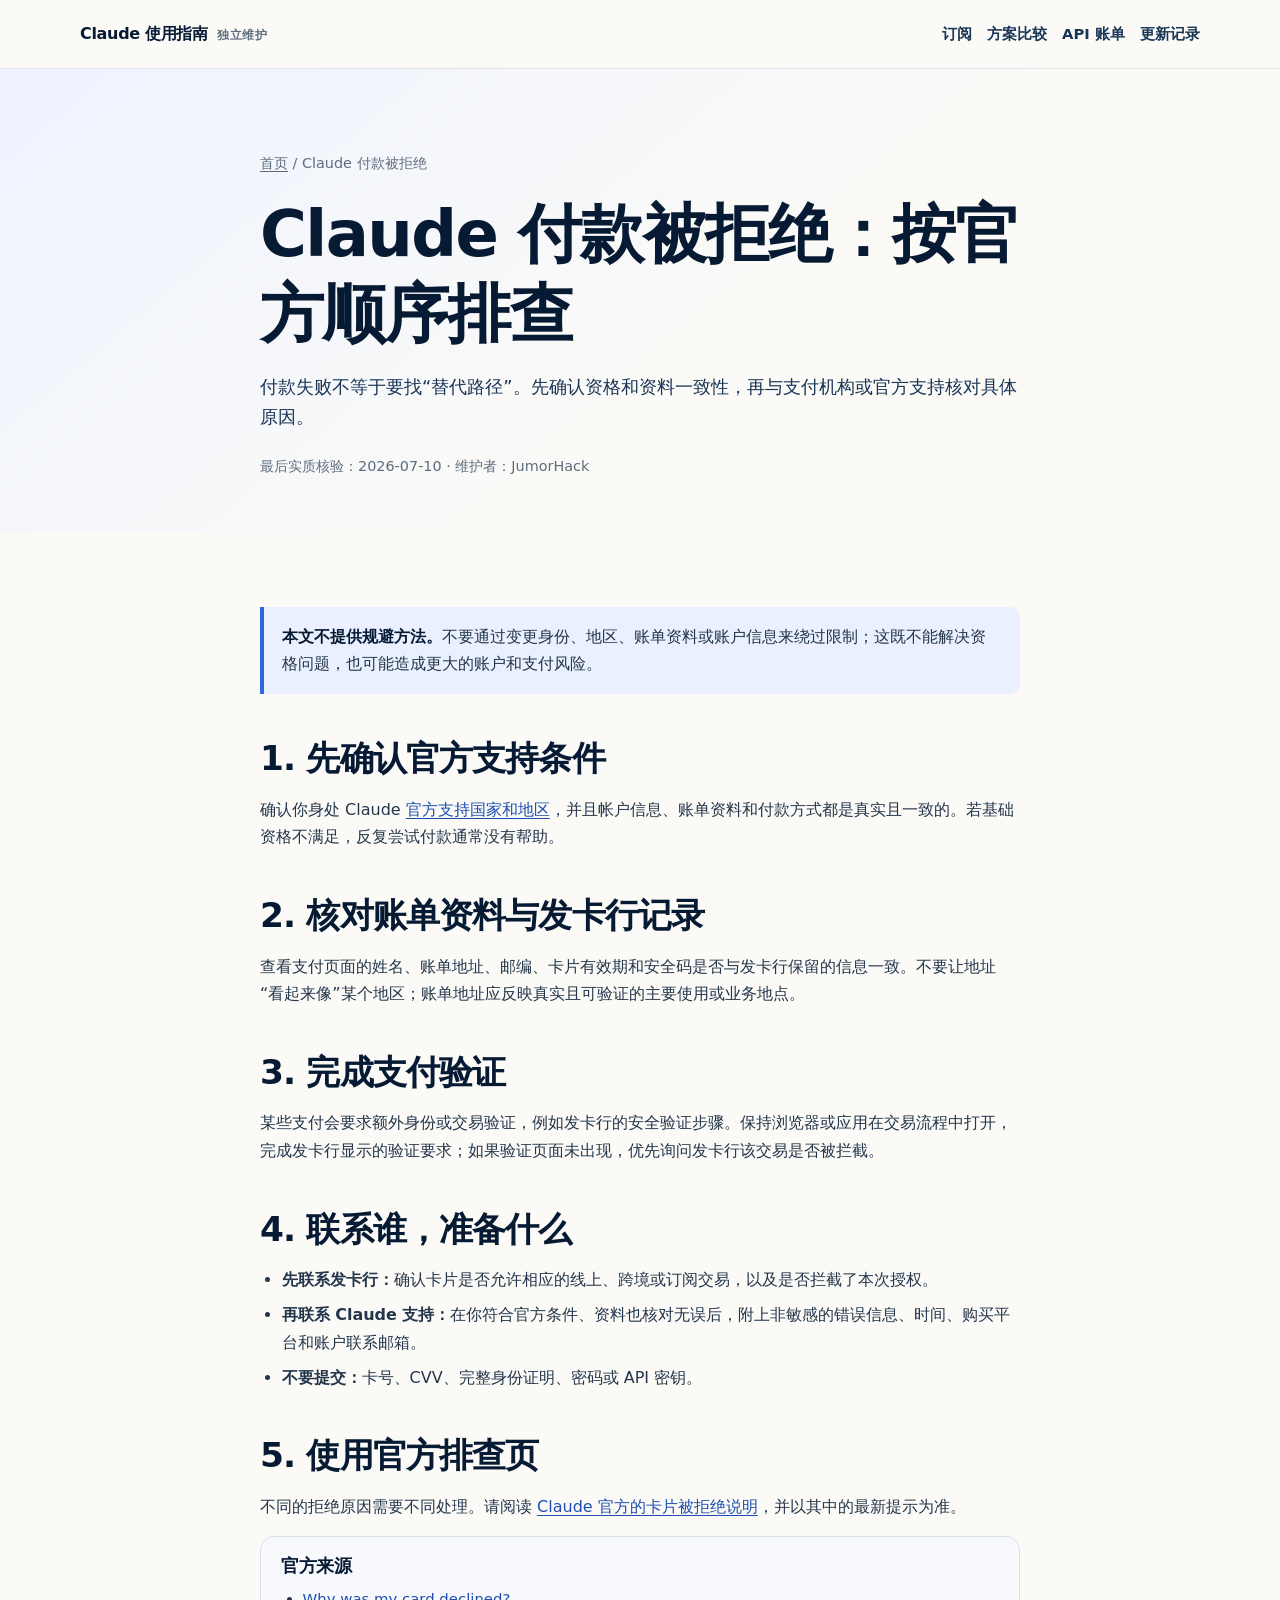
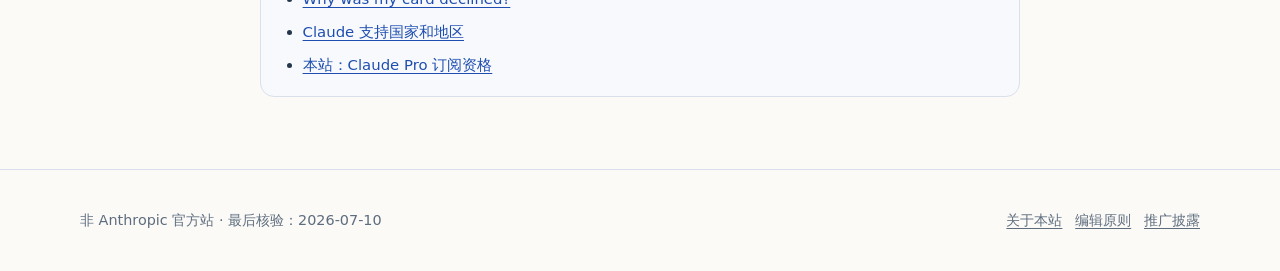
<file: docs/guides/claude-payment-declined/index.html>
<!doctype html>
<html lang="zh-CN">
  <head>
    <meta charset="utf-8"><meta name="viewport" content="width=device-width, initial-scale=1"><meta name="theme-color" content="#071a33"><title>Claude 付款被拒绝怎么办？官方排查清单与支持渠道</title><meta name="description" content="按官方说明排查 Claude 付款被拒绝：支持条件、账单资料、验证、银行卡状态与联系支持的正确路径。"><link rel="canonical" href="https://jumorhack.github.io/claude-recharge-tutorial/guides/claude-payment-declined/"><meta property="og:type" content="article"><meta property="og:locale" content="zh_CN"><meta property="og:title" content="Claude 付款被拒绝怎么办？官方排查清单与支持渠道"><meta property="og:description" content="不靠规避手段，按官方顺序排查付款问题。"><meta property="og:url" content="https://jumorhack.github.io/claude-recharge-tutorial/guides/claude-payment-declined/"><meta property="og:image" content="https://jumorhack.github.io/claude-recharge-tutorial/assets/og.png"><meta name="twitter:card" content="summary_large_image"><link rel="stylesheet" href="../../assets/site.css"><script type="application/ld+json">{"@context":"https://schema.org","@type":"Article","headline":"Claude 付款被拒绝怎么办？官方排查清单与支持渠道","description":"按官方说明排查 Claude 付款被拒绝：支持条件、账单资料、验证、银行卡状态与联系支持的正确路径。","datePublished":"2026-07-10","dateModified":"2026-07-10","inLanguage":"zh-CN","author":{"@type":"Person","name":"JumorHack"},"mainEntityOfPage":"https://jumorhack.github.io/claude-recharge-tutorial/guides/claude-payment-declined/"}</script></head>
  <body><a class="skip-link" href="#main">跳到正文</a><header class="site-header"><div class="wrap nav-row"><a class="brand" href="../../">Claude 使用指南 <small>独立维护</small></a><nav class="site-nav" aria-label="主导航"><a href="../claude-pro-subscription/">订阅</a><a href="../claude-plan-comparison/">方案比较</a><a href="../claude-api-billing/">API 账单</a><a href="../../updates/">更新记录</a></nav></div></header><main id="main"><section class="article-hero"><div class="reading"><p class="breadcrumbs"><a href="../../">首页</a> / Claude 付款被拒绝</p><h1>Claude 付款被拒绝：按官方顺序排查</h1><p class="dek">付款失败不等于要找“替代路径”。先确认资格和资料一致性，再与支付机构或官方支持核对具体原因。</p><p class="meta">最后实质核验：2026-07-10 · 维护者：JumorHack</p></div></section><article class="article reading"><p class="notice"><strong>本文不提供规避方法。</strong>不要通过变更身份、地区、账单资料或账户信息来绕过限制；这既不能解决资格问题，也可能造成更大的账户和支付风险。</p><h2>1. 先确认官方支持条件</h2><p>确认你身处 Claude <a href="https://www.anthropic.com/supported-countries">官方支持国家和地区</a>，并且帐户信息、账单资料和付款方式都是真实且一致的。若基础资格不满足，反复尝试付款通常没有帮助。</p><h2>2. 核对账单资料与发卡行记录</h2><p>查看支付页面的姓名、账单地址、邮编、卡片有效期和安全码是否与发卡行保留的信息一致。不要让地址“看起来像”某个地区；账单地址应反映真实且可验证的主要使用或业务地点。</p><h2>3. 完成支付验证</h2><p>某些支付会要求额外身份或交易验证，例如发卡行的安全验证步骤。保持浏览器或应用在交易流程中打开，完成发卡行显示的验证要求；如果验证页面未出现，优先询问发卡行该交易是否被拦截。</p><h2>4. 联系谁，准备什么</h2><ul><li><strong>先联系发卡行：</strong>确认卡片是否允许相应的线上、跨境或订阅交易，以及是否拦截了本次授权。</li><li><strong>再联系 Claude 支持：</strong>在你符合官方条件、资料也核对无误后，附上非敏感的错误信息、时间、购买平台和账户联系邮箱。</li><li><strong>不要提交：</strong>卡号、CVV、完整身份证明、密码或 API 密钥。</li></ul><h2>5. 使用官方排查页</h2><p>不同的拒绝原因需要不同处理。请阅读 <a href="https://support.claude.com/en/articles/9402418-why-was-my-card-declined">Claude 官方的卡片被拒绝说明</a>，并以其中的最新提示为准。</p><section class="source-list"><h2>官方来源</h2><ul><li><a href="https://support.claude.com/en/articles/9402418-why-was-my-card-declined">Why was my card declined?</a></li><li><a href="https://www.anthropic.com/supported-countries">Claude 支持国家和地区</a></li><li><a href="../claude-pro-subscription/">本站：Claude Pro 订阅资格</a></li></ul></section></article></main><footer class="site-footer"><div class="wrap footer-row"><span>非 Anthropic 官方站 · 最后核验：2026-07-10</span><nav class="footer-links" aria-label="页脚导航"><a href="../../about/">关于本站</a><a href="../../editorial-policy/">编辑原则</a><a href="../../affiliate-disclosure/">推广披露</a></nav></div></footer></body>
</html>
</file>
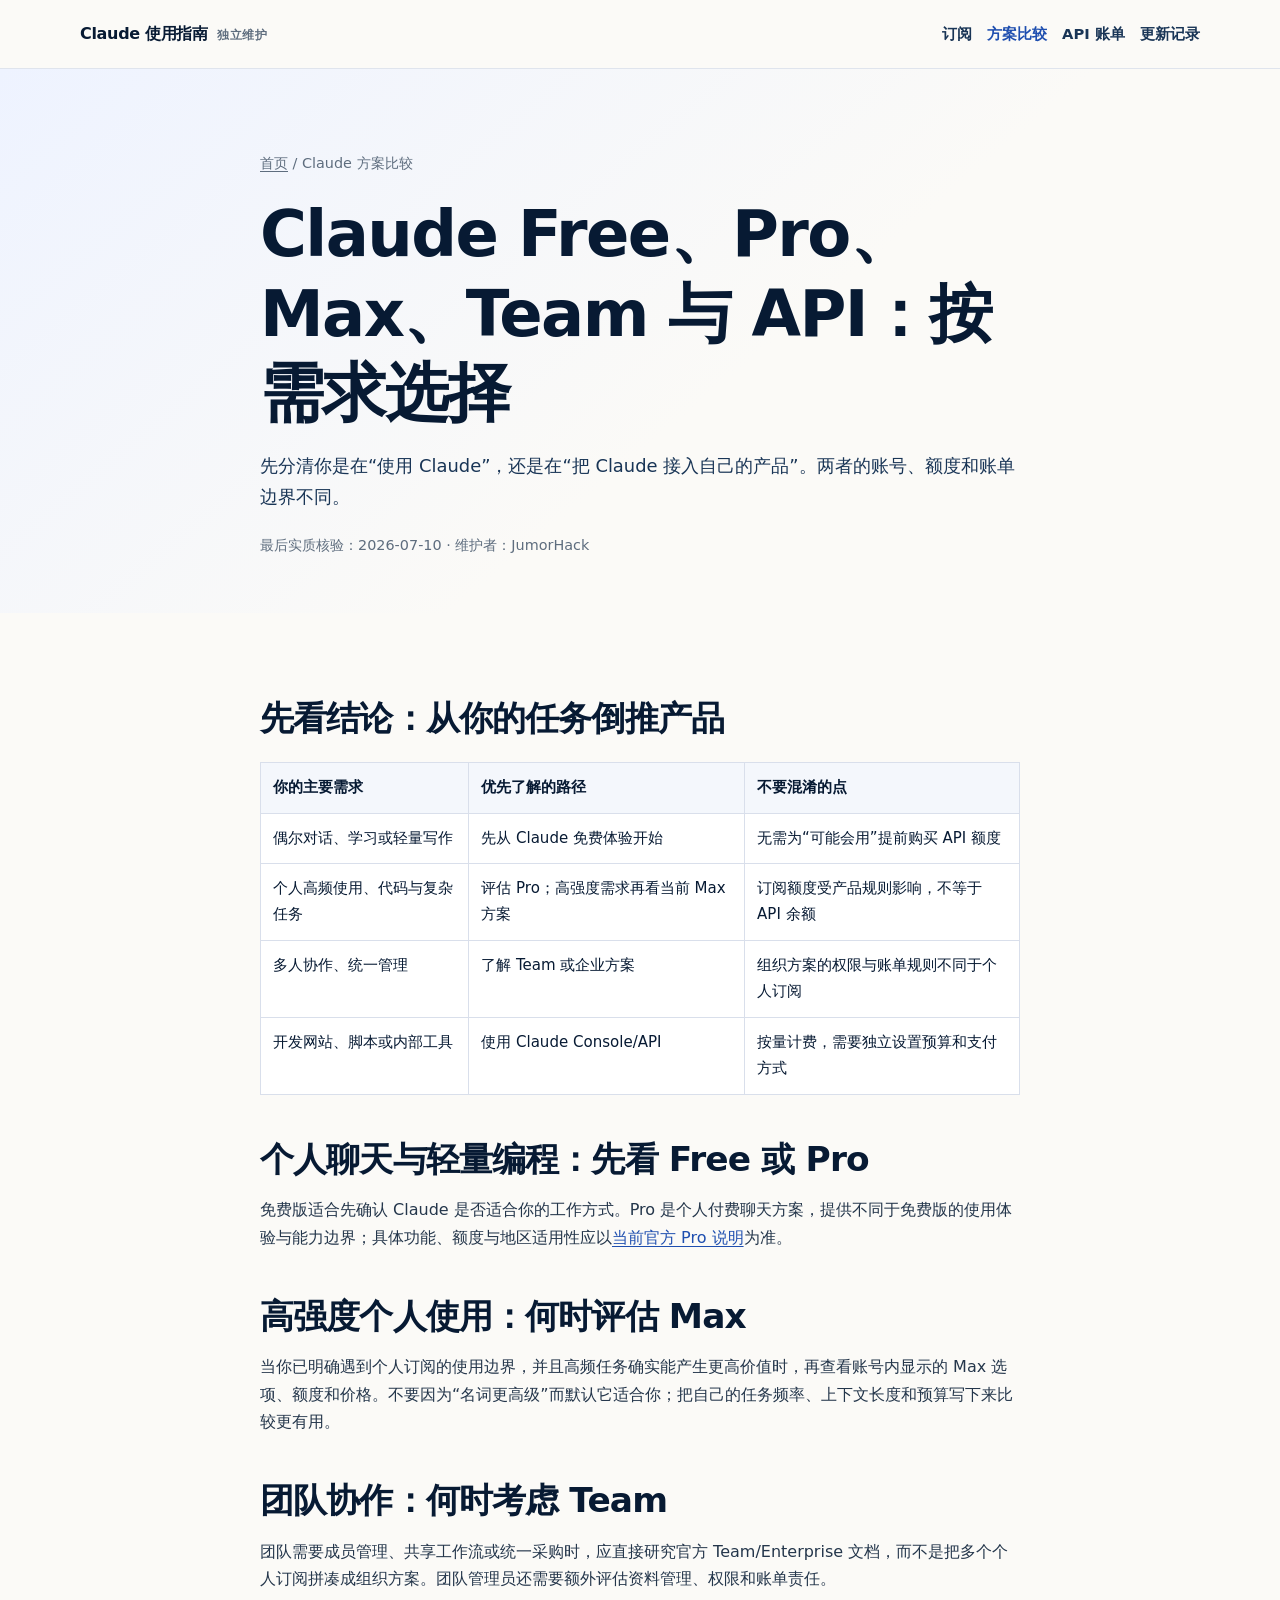
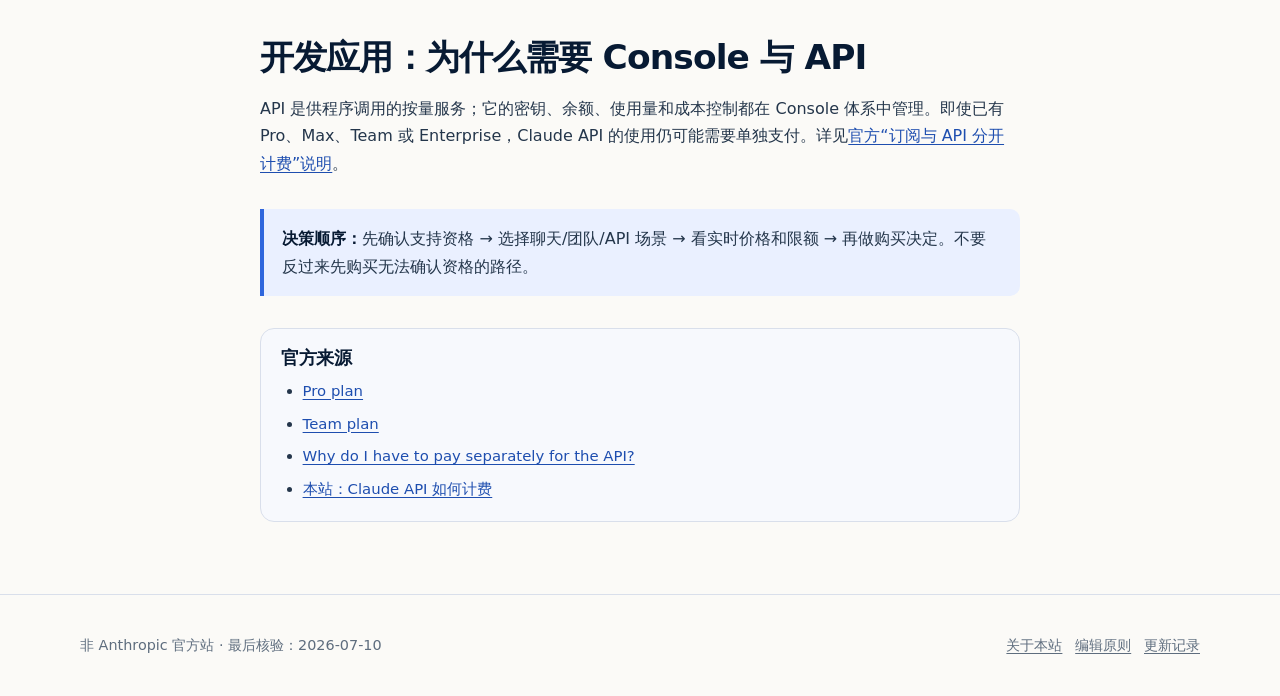
<file: docs/guides/claude-plan-comparison/index.html>
<!doctype html>
<html lang="zh-CN">
  <head>
    <meta charset="utf-8"><meta name="viewport" content="width=device-width, initial-scale=1"><meta name="theme-color" content="#071a33">
    <title>Claude Free、Pro、Max、Team 与 API 怎么选？</title>
    <meta name="description" content="按聊天、编程、团队协作和应用开发四类需求，比较 Claude 免费版、付费订阅与 API 的适用边界和计费方式。">
    <link rel="canonical" href="https://jumorhack.github.io/claude-recharge-tutorial/guides/claude-plan-comparison/"><meta property="og:type" content="article"><meta property="og:locale" content="zh_CN"><meta property="og:title" content="Claude Free、Pro、Max、Team 与 API 怎么选？"><meta property="og:description" content="按你的工作方式选择，不把订阅和 API 混为一谈。"><meta property="og:url" content="https://jumorhack.github.io/claude-recharge-tutorial/guides/claude-plan-comparison/"><meta property="og:image" content="https://jumorhack.github.io/claude-recharge-tutorial/assets/og.png"><meta name="twitter:card" content="summary_large_image"><link rel="stylesheet" href="../../assets/site.css">
    <script type="application/ld+json">{"@context":"https://schema.org","@type":"Article","headline":"Claude Free、Pro、Max、Team 与 API 怎么选？","description":"按聊天、编程、团队协作和应用开发四类需求，比较 Claude 免费版、付费订阅与 API 的适用边界和计费方式。","datePublished":"2026-07-10","dateModified":"2026-07-10","inLanguage":"zh-CN","author":{"@type":"Person","name":"JumorHack"},"mainEntityOfPage":"https://jumorhack.github.io/claude-recharge-tutorial/guides/claude-plan-comparison/"}</script>
    <script type="application/ld+json">{"@context":"https://schema.org","@type":"BreadcrumbList","itemListElement":[{"@type":"ListItem","position":1,"name":"首页","item":"https://jumorhack.github.io/claude-recharge-tutorial/"},{"@type":"ListItem","position":2,"name":"Claude 方案比较","item":"https://jumorhack.github.io/claude-recharge-tutorial/guides/claude-plan-comparison/"}]}</script>
  </head>
  <body><a class="skip-link" href="#main">跳到正文</a><header class="site-header"><div class="wrap nav-row"><a class="brand" href="../../">Claude 使用指南 <small>独立维护</small></a><nav class="site-nav" aria-label="主导航"><a href="../claude-pro-subscription/">订阅</a><a href="./" aria-current="page">方案比较</a><a href="../claude-api-billing/">API 账单</a><a href="../../updates/">更新记录</a></nav></div></header><main id="main"><section class="article-hero"><div class="reading"><p class="breadcrumbs"><a href="../../">首页</a> / Claude 方案比较</p><h1>Claude Free、Pro、Max、Team 与 API：按需求选择</h1><p class="dek">先分清你是在“使用 Claude”，还是在“把 Claude 接入自己的产品”。两者的账号、额度和账单边界不同。</p><p class="meta">最后实质核验：2026-07-10 · 维护者：JumorHack</p></div></section><article class="article reading"><h2>先看结论：从你的任务倒推产品</h2><table><thead><tr><th>你的主要需求</th><th>优先了解的路径</th><th>不要混淆的点</th></tr></thead><tbody><tr><td>偶尔对话、学习或轻量写作</td><td>先从 Claude 免费体验开始</td><td>无需为“可能会用”提前购买 API 额度</td></tr><tr><td>个人高频使用、代码与复杂任务</td><td>评估 Pro；高强度需求再看当前 Max 方案</td><td>订阅额度受产品规则影响，不等于 API 余额</td></tr><tr><td>多人协作、统一管理</td><td>了解 Team 或企业方案</td><td>组织方案的权限与账单规则不同于个人订阅</td></tr><tr><td>开发网站、脚本或内部工具</td><td>使用 Claude Console/API</td><td>按量计费，需要独立设置预算和支付方式</td></tr></tbody></table><h2>个人聊天与轻量编程：先看 Free 或 Pro</h2><p>免费版适合先确认 Claude 是否适合你的工作方式。Pro 是个人付费聊天方案，提供不同于免费版的使用体验与能力边界；具体功能、额度与地区适用性应以<a href="https://support.claude.com/en/articles/8325606-what-is-the-pro-plan">当前官方 Pro 说明</a>为准。</p><h2>高强度个人使用：何时评估 Max</h2><p>当你已明确遇到个人订阅的使用边界，并且高频任务确实能产生更高价值时，再查看账号内显示的 Max 选项、额度和价格。不要因为“名词更高级”而默认它适合你；把自己的任务频率、上下文长度和预算写下来比较更有用。</p><h2>团队协作：何时考虑 Team</h2><p>团队需要成员管理、共享工作流或统一采购时，应直接研究官方 Team/Enterprise 文档，而不是把多个个人订阅拼凑成组织方案。团队管理员还需要额外评估资料管理、权限和账单责任。</p><h2>开发应用：为什么需要 Console 与 API</h2><p>API 是供程序调用的按量服务；它的密钥、余额、使用量和成本控制都在 Console 体系中管理。即使已有 Pro、Max、Team 或 Enterprise，Claude API 的使用仍可能需要单独支付。详见<a href="https://support.claude.com/en/articles/9876003-i-have-a-paid-claude-subscription-pro-max-team-or-enterprise-plans-why-do-i-have-to-pay-separately-to-use-the-claude-api-and-console">官方“订阅与 API 分开计费”说明</a>。</p><p class="notice"><strong>决策顺序：</strong>先确认支持资格 → 选择聊天/团队/API 场景 → 看实时价格和限额 → 再做购买决定。不要反过来先购买无法确认资格的路径。</p><section class="source-list"><h2>官方来源</h2><ul><li><a href="https://support.claude.com/en/articles/8325606-what-is-the-pro-plan">Pro plan</a></li><li><a href="https://support.claude.com/en/articles/9266767-what-is-the-team-plan">Team plan</a></li><li><a href="https://support.claude.com/en/articles/9876003-i-have-a-paid-claude-subscription-pro-max-team-or-enterprise-plans-why-do-i-have-to-pay-separately-to-use-the-claude-api-and-console">Why do I have to pay separately for the API?</a></li><li><a href="../claude-api-billing/">本站：Claude API 如何计费</a></li></ul></section></article></main><footer class="site-footer"><div class="wrap footer-row"><span>非 Anthropic 官方站 · 最后核验：2026-07-10</span><nav class="footer-links" aria-label="页脚导航"><a href="../../about/">关于本站</a><a href="../../editorial-policy/">编辑原则</a><a href="../../updates/">更新记录</a></nav></div></footer></body>
</html>
</file>
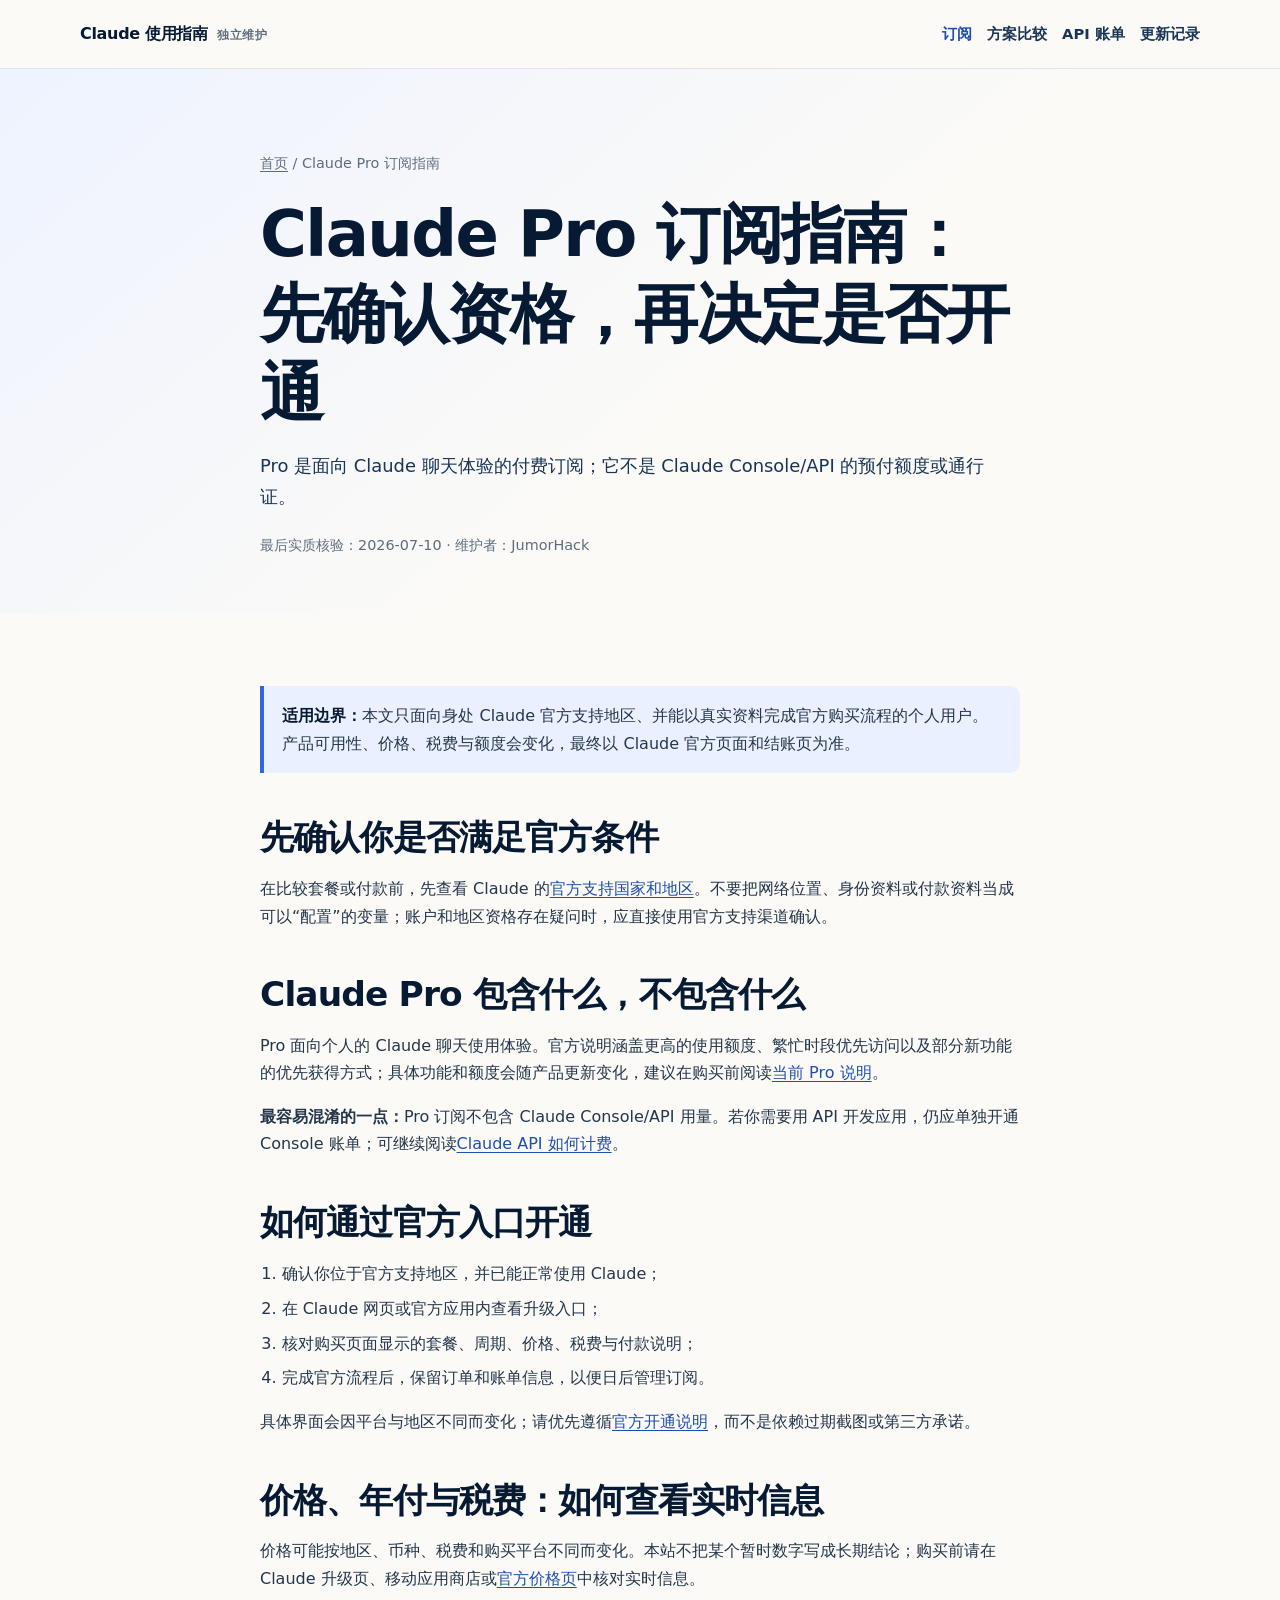
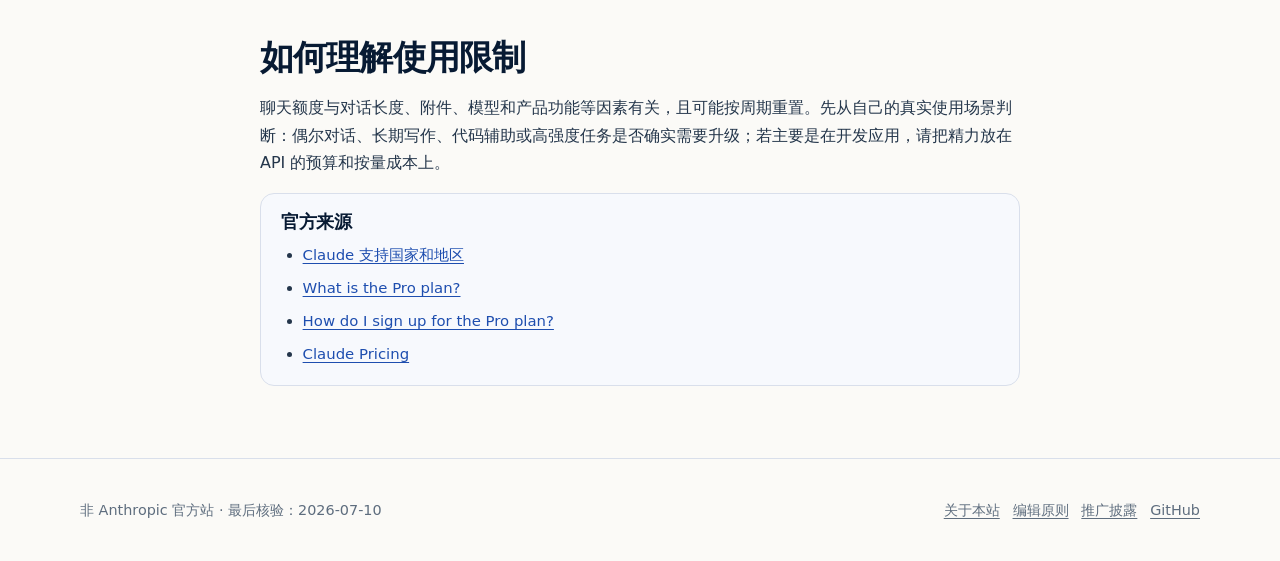
<file: docs/guides/claude-pro-subscription/index.html>
<!doctype html>
<html lang="zh-CN">
  <head>
    <meta charset="utf-8"><meta name="viewport" content="width=device-width, initial-scale=1"><meta name="theme-color" content="#071a33">
    <title>Claude Pro 订阅指南：资格、价格与官方开通步骤</title>
    <meta name="description" content="面向符合官方支持条件的个人用户，说明 Claude Pro 的适用场景、价格查看方式、官方开通入口与使用限制。">
    <link rel="canonical" href="https://jumorhack.github.io/claude-recharge-tutorial/guides/claude-pro-subscription/">
    <meta property="og:type" content="article"><meta property="og:locale" content="zh_CN"><meta property="og:title" content="Claude Pro 订阅指南：资格、价格与官方开通步骤"><meta property="og:description" content="先确认资格，再决定是否开通 Claude Pro。"><meta property="og:url" content="https://jumorhack.github.io/claude-recharge-tutorial/guides/claude-pro-subscription/"><meta property="og:image" content="https://jumorhack.github.io/claude-recharge-tutorial/assets/og.png"><meta name="twitter:card" content="summary_large_image">
    <link rel="stylesheet" href="../../assets/site.css">
    <script type="application/ld+json">{"@context":"https://schema.org","@type":"Article","headline":"Claude Pro 订阅指南：资格、价格与官方开通步骤","description":"面向符合官方支持条件的个人用户，说明 Claude Pro 的适用场景、价格查看方式、官方开通入口与使用限制。","datePublished":"2026-07-10","dateModified":"2026-07-10","inLanguage":"zh-CN","author":{"@type":"Person","name":"JumorHack"},"publisher":{"@type":"Organization","name":"JumorHack"},"mainEntityOfPage":"https://jumorhack.github.io/claude-recharge-tutorial/guides/claude-pro-subscription/"}</script>
    <script type="application/ld+json">{"@context":"https://schema.org","@type":"BreadcrumbList","itemListElement":[{"@type":"ListItem","position":1,"name":"首页","item":"https://jumorhack.github.io/claude-recharge-tutorial/"},{"@type":"ListItem","position":2,"name":"Claude Pro 订阅指南","item":"https://jumorhack.github.io/claude-recharge-tutorial/guides/claude-pro-subscription/"}]}</script>
  </head>
  <body>
    <a class="skip-link" href="#main">跳到正文</a>
    <header class="site-header"><div class="wrap nav-row"><a class="brand" href="../../">Claude 使用指南 <small>独立维护</small></a><nav class="site-nav" aria-label="主导航"><a href="./" aria-current="page">订阅</a><a href="../claude-plan-comparison/">方案比较</a><a href="../claude-api-billing/">API 账单</a><a href="../../updates/">更新记录</a></nav></div></header>
    <main id="main">
      <section class="article-hero"><div class="reading"><p class="breadcrumbs"><a href="../../">首页</a> / Claude Pro 订阅指南</p><h1>Claude Pro 订阅指南：先确认资格，再决定是否开通</h1><p class="dek">Pro 是面向 Claude 聊天体验的付费订阅；它不是 Claude Console/API 的预付额度或通行证。</p><p class="meta">最后实质核验：2026-07-10 · 维护者：JumorHack</p></div></section>
      <article class="article reading">
        <p class="notice"><strong>适用边界：</strong>本文只面向身处 Claude 官方支持地区、并能以真实资料完成官方购买流程的个人用户。产品可用性、价格、税费与额度会变化，最终以 Claude 官方页面和结账页为准。</p>
        <h2>先确认你是否满足官方条件</h2>
        <p>在比较套餐或付款前，先查看 Claude 的<a href="https://www.anthropic.com/supported-countries">官方支持国家和地区</a>。不要把网络位置、身份资料或付款资料当成可以“配置”的变量；账户和地区资格存在疑问时，应直接使用官方支持渠道确认。</p>
        <h2>Claude Pro 包含什么，不包含什么</h2>
        <p>Pro 面向个人的 Claude 聊天使用体验。官方说明涵盖更高的使用额度、繁忙时段优先访问以及部分新功能的优先获得方式；具体功能和额度会随产品更新变化，建议在购买前阅读<a href="https://support.claude.com/en/articles/8325606-what-is-the-pro-plan">当前 Pro 说明</a>。</p>
        <p><strong>最容易混淆的一点：</strong>Pro 订阅不包含 Claude Console/API 用量。若你需要用 API 开发应用，仍应单独开通 Console 账单；可继续阅读<a href="../claude-api-billing/">Claude API 如何计费</a>。</p>
        <h2>如何通过官方入口开通</h2>
        <ol><li>确认你位于官方支持地区，并已能正常使用 Claude；</li><li>在 Claude 网页或官方应用内查看升级入口；</li><li>核对购买页面显示的套餐、周期、价格、税费与付款说明；</li><li>完成官方流程后，保留订单和账单信息，以便日后管理订阅。</li></ol>
        <p>具体界面会因平台与地区不同而变化；请优先遵循<a href="https://support.claude.com/en/articles/8325609-how-do-i-sign-up-for-the-pro-plan">官方开通说明</a>，而不是依赖过期截图或第三方承诺。</p>
        <h2>价格、年付与税费：如何查看实时信息</h2>
        <p>价格可能按地区、币种、税费和购买平台不同而变化。本站不把某个暂时数字写成长期结论；购买前请在 Claude 升级页、移动应用商店或<a href="https://claude.com/pricing">官方价格页</a>中核对实时信息。</p>
        <h2>如何理解使用限制</h2>
        <p>聊天额度与对话长度、附件、模型和产品功能等因素有关，且可能按周期重置。先从自己的真实使用场景判断：偶尔对话、长期写作、代码辅助或高强度任务是否确实需要升级；若主要是在开发应用，请把精力放在 API 的预算和按量成本上。</p>
        <section class="source-list"><h2>官方来源</h2><ul><li><a href="https://www.anthropic.com/supported-countries">Claude 支持国家和地区</a></li><li><a href="https://support.claude.com/en/articles/8325606-what-is-the-pro-plan">What is the Pro plan?</a></li><li><a href="https://support.claude.com/en/articles/8325609-how-do-i-sign-up-for-the-pro-plan">How do I sign up for the Pro plan?</a></li><li><a href="https://claude.com/pricing">Claude Pricing</a></li></ul></section>
      </article>
    </main>
    <footer class="site-footer"><div class="wrap footer-row"><span>非 Anthropic 官方站 · 最后核验：2026-07-10</span><nav class="footer-links" aria-label="页脚导航"><a href="../../about/">关于本站</a><a href="../../editorial-policy/">编辑原则</a><a href="../../affiliate-disclosure/">推广披露</a><a href="https://github.com/JumorHack/claude-recharge-tutorial">GitHub</a></nav></div></footer>
  </body>
</html>
</file>
<file: docs/assets/site.css>
:root {
  --ink: #071a33;
  --ink-soft: #193556;
  --paper: #fbfaf7;
  --paper-deep: #f2eee5;
  --blue: #2f66dc;
  --blue-dark: #1e4eaf;
  --line: #d9dfeb;
  --muted: #5e6d7e;
  --shadow: 0 16px 40px rgba(6, 24, 48, .10);
  --radius: 18px;
}

* { box-sizing: border-box; }

html { scroll-behavior: smooth; }

body {
  margin: 0;
  color: var(--ink);
  background: var(--paper);
  font-family: "Noto Sans SC", "PingFang SC", "Microsoft YaHei", system-ui, sans-serif;
  line-height: 1.72;
}

a { color: var(--blue-dark); text-underline-offset: 3px; }
a:hover { color: var(--ink); }

img { max-width: 100%; height: auto; }

.skip-link {
  position: absolute;
  left: 1rem;
  top: -4rem;
  z-index: 10;
  padding: .6rem .9rem;
  color: white;
  background: var(--blue-dark);
  border-radius: 0 0 8px 8px;
}

.skip-link:focus { top: 0; }

.wrap { width: min(1120px, calc(100% - 2.5rem)); margin: 0 auto; }
.reading { width: min(760px, calc(100% - 2.5rem)); margin: 0 auto; }

.site-header {
  position: sticky;
  top: 0;
  z-index: 5;
  border-bottom: 1px solid rgba(217, 223, 235, .8);
  background: rgba(251, 250, 247, .92);
  backdrop-filter: blur(12px);
}

.nav-row {
  min-height: 68px;
  display: flex;
  align-items: center;
  justify-content: space-between;
  gap: 1.2rem;
}

.brand {
  display: inline-flex;
  align-items: baseline;
  gap: .6rem;
  color: var(--ink);
  font-weight: 800;
  text-decoration: none;
  letter-spacing: -.02em;
}

.brand small { color: var(--muted); font-size: .72rem; font-weight: 600; letter-spacing: .04em; }

.site-nav { display: flex; align-items: center; gap: .95rem; flex-wrap: wrap; justify-content: flex-end; }
.site-nav a { color: var(--ink-soft); font-size: .92rem; font-weight: 650; text-decoration: none; }
.site-nav a:hover, .site-nav a[aria-current="page"] { color: var(--blue-dark); }

.hero {
  overflow: hidden;
  padding: clamp(4rem, 9vw, 7rem) 0 4.5rem;
  color: white;
  background:
    radial-gradient(circle at 87% 20%, rgba(64, 124, 243, .45), transparent 23rem),
    radial-gradient(circle at 10% 100%, rgba(47, 102, 220, .26), transparent 25rem),
    var(--ink);
}

.eyebrow {
  margin: 0 0 1.25rem;
  color: #b8ccfa;
  font-size: .84rem;
  font-weight: 760;
  letter-spacing: .08em;
  text-transform: uppercase;
}

h1, h2, h3 { color: var(--ink); line-height: 1.24; letter-spacing: -.025em; }
.hero h1 { max-width: 820px; margin: 0; color: white; font-size: clamp(2.6rem, 7vw, 5.4rem); }
.hero .lead { max-width: 720px; margin: 1.45rem 0 0; color: #e2e9fb; font-size: clamp(1.08rem, 2vw, 1.25rem); }

.hero-actions { display: flex; flex-wrap: wrap; gap: .85rem; margin-top: 2rem; }
.button {
  display: inline-flex;
  align-items: center;
  justify-content: center;
  min-height: 46px;
  padding: .65rem 1rem;
  border: 1px solid transparent;
  border-radius: 10px;
  color: white;
  background: var(--blue);
  font-weight: 760;
  text-decoration: none;
}
.button:hover { color: white; background: #2458c9; }
.button--quiet { border-color: rgba(255, 255, 255, .48); color: white; background: transparent; }
.button--quiet:hover { background: rgba(255,255,255,.10); }

.section { padding: 4.5rem 0; }
.section--soft { background: var(--paper-deep); }
.section-head { max-width: 750px; margin-bottom: 2rem; }
.section-head h2 { margin: 0; font-size: clamp(1.85rem, 4vw, 2.7rem); }
.section-head p { color: var(--muted); }

.guide-grid { display: grid; grid-template-columns: repeat(3, minmax(0, 1fr)); gap: 1rem; }
.card {
  display: flex;
  flex-direction: column;
  min-height: 220px;
  padding: 1.35rem;
  border: 1px solid var(--line);
  border-radius: var(--radius);
  background: white;
  box-shadow: 0 4px 14px rgba(6, 24, 48, .035);
}
.card:hover { transform: translateY(-2px); box-shadow: var(--shadow); transition: .18s ease; }
.card .number { color: var(--blue); font-weight: 800; letter-spacing: .08em; }
.card h3 { margin: .65rem 0 .55rem; font-size: 1.16rem; }
.card p { margin: 0; color: var(--muted); font-size: .94rem; }
.card a { margin-top: auto; padding-top: 1rem; font-weight: 760; text-decoration: none; }

.split { display: grid; grid-template-columns: repeat(2, minmax(0, 1fr)); gap: 1rem; }
.panel { padding: clamp(1.35rem, 3vw, 2rem); border-radius: var(--radius); background: white; border: 1px solid var(--line); }
.panel h3 { margin-top: 0; font-size: 1.4rem; }
.panel p, .panel li { color: var(--muted); }

.notice { margin: 2rem 0; padding: 1rem 1.15rem; border-left: 4px solid var(--blue); border-radius: 0 10px 10px 0; background: #eaf0ff; color: var(--ink-soft); }
.notice strong { color: var(--ink); }

.article-hero { padding: 4.2rem 0 2.5rem; background: linear-gradient(140deg, #eef3ff, var(--paper) 57%); }
.breadcrumbs { margin-bottom: 1.25rem; color: var(--muted); font-size: .9rem; }
.breadcrumbs a { color: var(--muted); }
.article-hero h1 { max-width: 900px; margin: 0; font-size: clamp(2.2rem, 5vw, 4.1rem); }
.dek { max-width: 760px; margin: 1.1rem 0 0; color: var(--ink-soft); font-size: 1.12rem; }
.meta { margin-top: 1.3rem; color: var(--muted); font-size: .9rem; }

.article { padding: 2.6rem 0 4.5rem; }
.article h2 { margin: 2.7rem 0 .9rem; font-size: clamp(1.55rem, 3vw, 2.15rem); }
.article h3 { margin: 1.65rem 0 .6rem; font-size: 1.22rem; }
.article p, .article li { color: #24364b; }
.article ul, .article ol { padding-left: 1.35rem; }
.article li + li { margin-top: .46rem; }
.article table { width: 100%; margin: 1.35rem 0; border-collapse: collapse; background: white; font-size: .94rem; }
.article th, .article td { padding: .75rem; text-align: left; vertical-align: top; border: 1px solid var(--line); }
.article th { color: var(--ink); background: #f4f7fc; }
.source-list { padding: 1.1rem 1.25rem; border: 1px solid var(--line); border-radius: 14px; background: #f7f9fd; }
.source-list h2 { margin: 0 0 .6rem; font-size: 1.12rem; }
.source-list ul { margin: 0; }
.source-list li { font-size: .93rem; }

.site-footer { padding: 2.4rem 0; border-top: 1px solid var(--line); color: var(--muted); font-size: .9rem; }
.footer-row { display: flex; align-items: flex-start; justify-content: space-between; gap: 1.5rem; }
.footer-links { display: flex; flex-wrap: wrap; gap: .8rem; }
.footer-links a { color: var(--muted); }

@media (max-width: 780px) {
  .nav-row { align-items: flex-start; flex-direction: column; padding: .8rem 0; }
  .site-nav { justify-content: flex-start; gap: .6rem .9rem; }
  .guide-grid, .split { grid-template-columns: 1fr; }
  .section { padding: 3.25rem 0; }
  .footer-row { flex-direction: column; }
}

@media (prefers-reduced-motion: reduce) {
  html { scroll-behavior: auto; }
  .card:hover { transform: none; }
}
</file>
